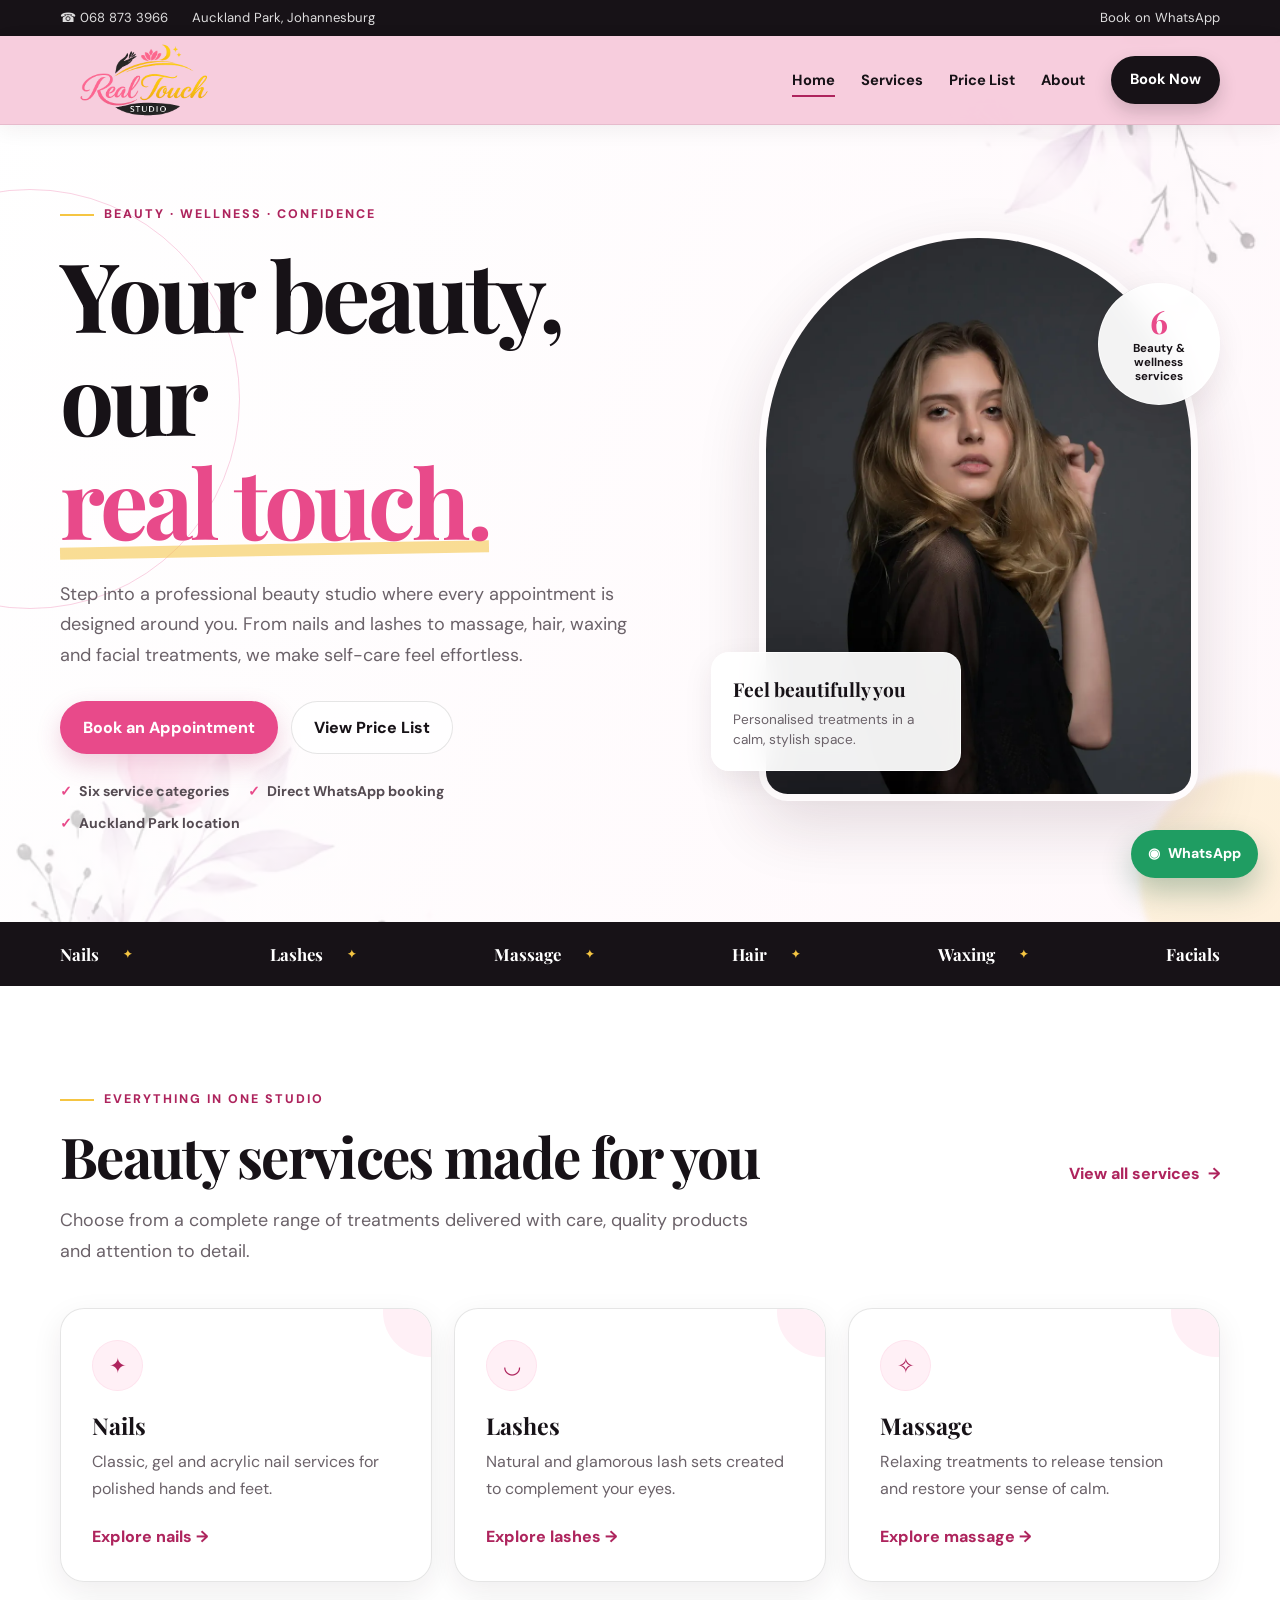
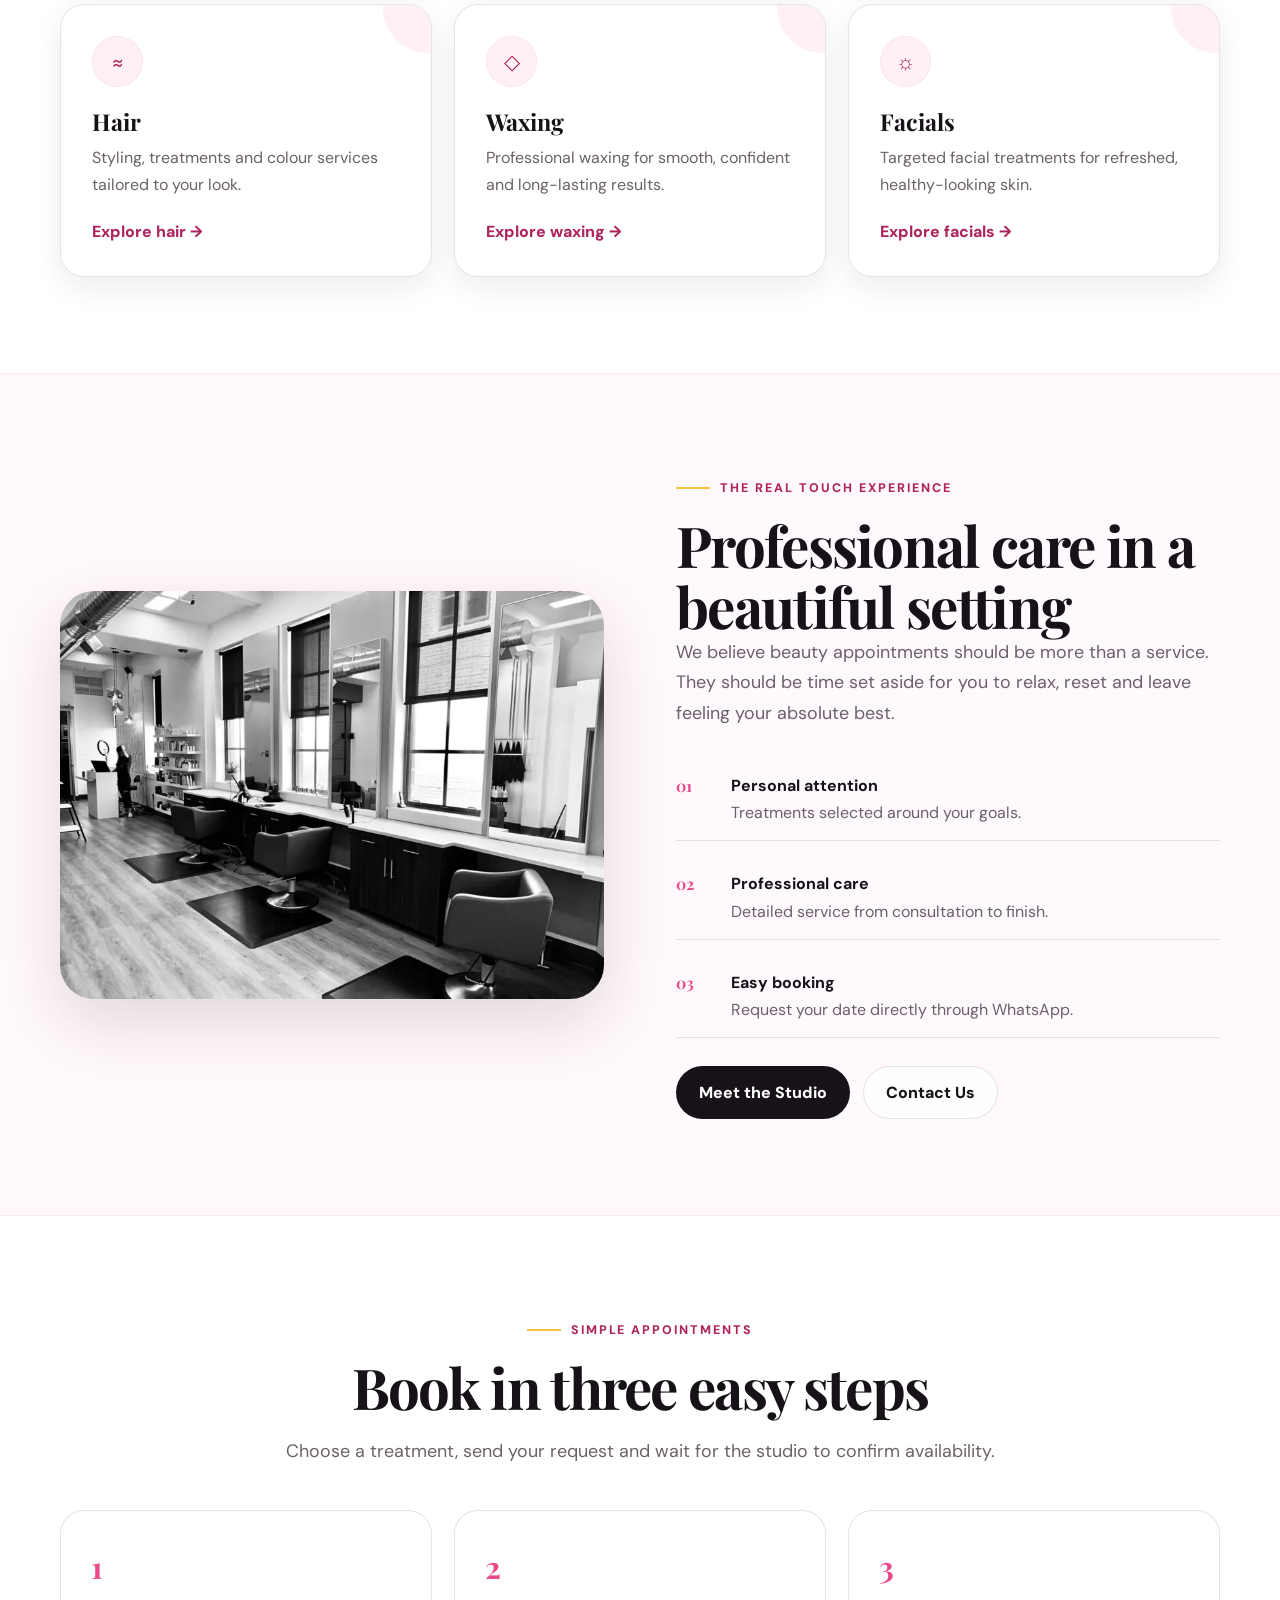
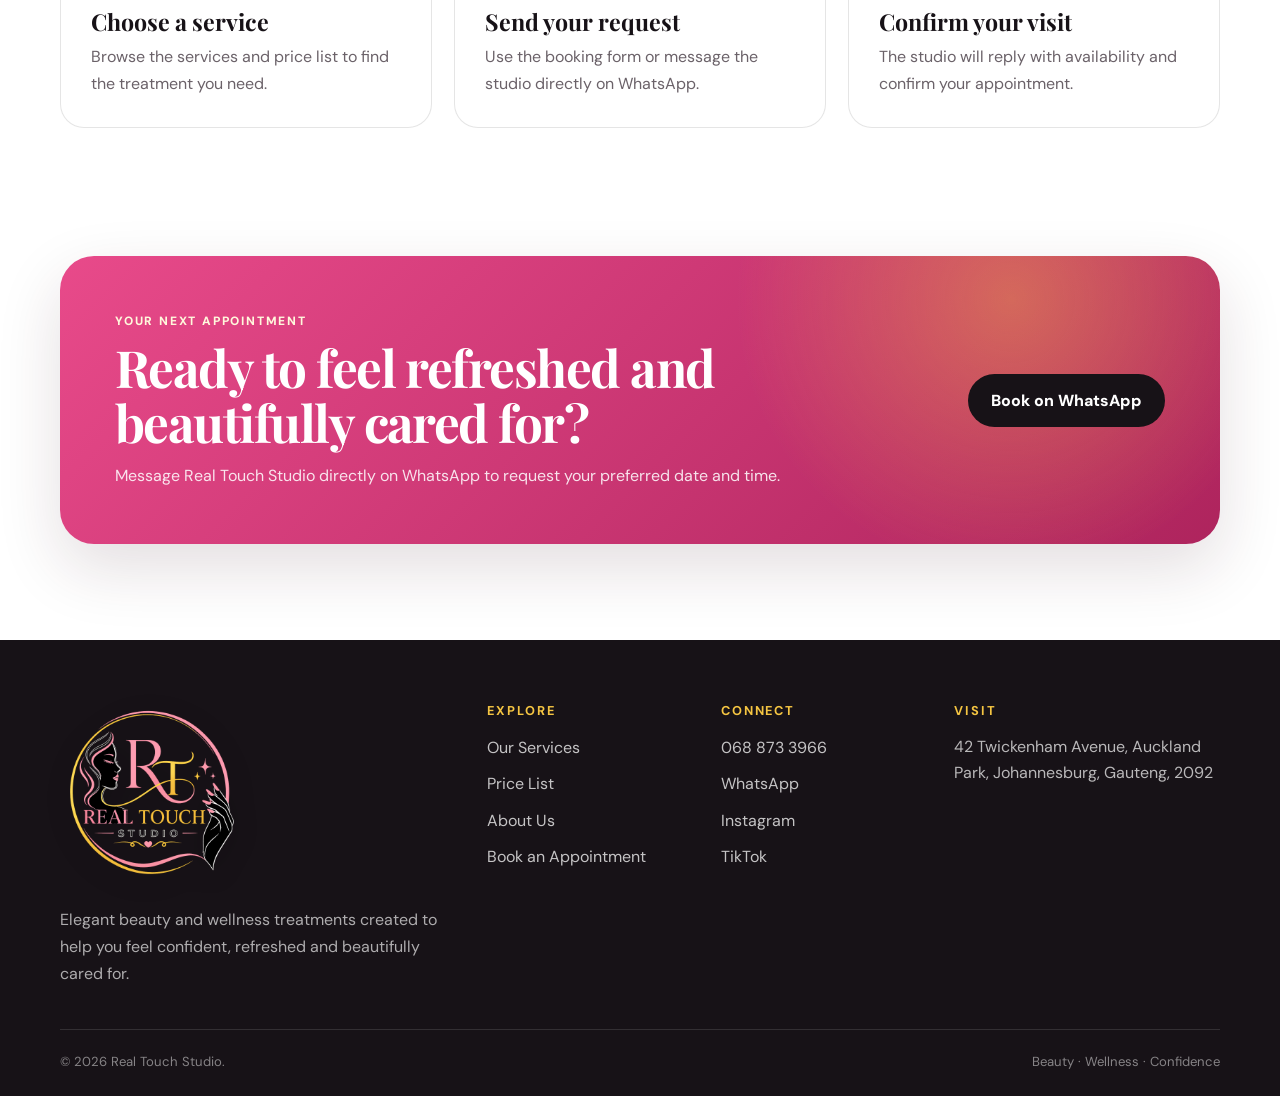
<file: index.html>
<!doctype html>
<html lang="en-ZA">
<head>
  <meta charset="utf-8">
  <meta name="viewport" content="width=device-width, initial-scale=1">
  <meta name="description" content="Professional nails, lashes, massage, hair, waxing and facial treatments at Real Touch Studio in Auckland Park, Johannesburg.">
  <meta name="theme-color" content="#f7cadb">
  <meta name="color-scheme" content="light">
  <meta name="robots" content="index, follow">
  <meta property="og:type" content="website">
  <meta property="og:site_name" content="Real Touch Studio">
  <meta property="og:title" content="Real Touch Studio | Beauty & Wellness in Auckland Park">
  <meta property="og:description" content="Professional nails, lashes, massage, hair, waxing and facial treatments at Real Touch Studio in Auckland Park, Johannesburg.">
  <meta name="twitter:card" content="summary">
  <title>Real Touch Studio | Beauty & Wellness in Auckland Park</title>
  <link rel="icon" type="image/png" href="favicon.png">
  <link rel="apple-touch-icon" href="favicon.png">
  <link rel="preconnect" href="https://fonts.googleapis.com">
  <link rel="preconnect" href="https://fonts.gstatic.com" crossorigin>
  <link href="https://fonts.googleapis.com/css2?family=DM+Sans:wght@400;500;600;700&amp;family=Playfair+Display:ital,wght@0,600;0,700;1,600;1,700&amp;display=swap" rel="stylesheet">
  <script>document.documentElement.classList.add("js");</script>
  <link rel="stylesheet" href="styles.css">
<script type="application/ld+json">{"@context": "https://schema.org", "@type": "BeautySalon", "name": "Real Touch Studio", "telephone": "+27 68 873 3966", "address": {"@type": "PostalAddress", "streetAddress": "42 Twickenham Avenue", "addressLocality": "Auckland Park", "addressRegion": "Gauteng", "postalCode": "2092", "addressCountry": "ZA"}, "sameAs": ["https://instagram.com/realtouchstudio01", "https://tiktok.com/@realtouchstudio"], "openingHoursSpecification": [{"@type": "OpeningHoursSpecification", "dayOfWeek": ["Monday", "Tuesday", "Wednesday", "Thursday", "Friday"], "opens": "09:00", "closes": "18:00"}, {"@type": "OpeningHoursSpecification", "dayOfWeek": "Saturday", "opens": "09:00", "closes": "13:00"}]}</script>
</head>
<body data-page="home">


<div class="topbar">
  <div class="container topbar-inner">
    <a href="tel:+27688733966" aria-label="Call Real Touch Studio">☎ 068 873 3966</a>
    <a class="topbar-location" href="https://www.google.com/maps/search/?api=1&amp;query=42%20Twickenham%20Avenue%2C%20Auckland%20Park%2C%20Johannesburg%2C%20Gauteng%2C%202092" target="_blank" rel="noopener">Auckland Park, Johannesburg</a>
    <a href="https://wa.me/27688733966" target="_blank" rel="noopener">Book on WhatsApp</a>
  </div>
</div>
<header class="site-header">
  <div class="container navbar">
    <a class="brand-lockup" href="index.html" aria-label="Real Touch Studio home">
      <img src="logo.png" alt="Real Touch Studio" width="340" height="300">
    </a>
    <button class="menu-toggle" type="button" aria-label="Open navigation menu" aria-controls="primary-navigation" aria-expanded="false">
      <span></span><span></span><span></span>
    </button>
    <nav aria-label="Primary navigation">
      <ul class="nav-links" id="primary-navigation">
        <li><a href="index.html" data-page="home" class="active" aria-current="page">Home</a></li><li><a href="services.html" data-page="services">Services</a></li><li><a href="pricelist.html" data-page="pricelist">Price List</a></li><li><a href="about.html" data-page="about">About</a></li>
        <li><a class="nav-cta" href="contact.html" data-page="contact">Book Now</a></li>
      </ul>
    </nav>
  </div>
</header>

<main id="main-content">
  <section class="hero">
    <div class="container hero-grid">
      <div class="hero-copy reveal">
        <div class="eyebrow">Beauty · Wellness · Confidence</div>
        <h1 class="hero-title">Your beauty, our <span>real touch.</span></h1>
        <p>Step into a professional beauty studio where every appointment is designed around you. From nails and lashes to massage, hair, waxing and facial treatments, we make self-care feel effortless.</p>
        <div class="button-row">
          <a class="btn btn-primary" href="contact.html">Book an Appointment</a>
          <a class="btn btn-light" href="pricelist.html">View Price List</a>
        </div>
        <ul class="hero-points" aria-label="Studio highlights">
          <li>Six service categories</li><li>Direct WhatsApp booking</li><li>Auckland Park location</li>
        </ul>
      </div>
      <div class="hero-visual reveal">
        <div class="hero-card">
          <img src="images/beauty-portrait.webp" alt="Elegant beauty portrait representing Real Touch Studio services" width="933" height="1400" fetchpriority="high" decoding="async">
        </div>
        <div class="floating-badge"><strong>Feel beautifully you</strong><span>Personalised treatments in a calm, stylish space.</span></div>
        <div class="mini-badge"><strong>6</strong><span>Beauty & wellness services</span></div>
      </div>
    </div>
  </section>

  <div class="highlight-strip" aria-label="Available services"><div class="container highlight-row"><span>Nails</span><span>Lashes</span><span>Massage</span><span>Hair</span><span>Waxing</span><span>Facials</span></div></div>

  <section class="section">
    <div class="container">
      <div class="section-heading"><div><div class="eyebrow">Everything in one studio</div><h2>Beauty services made for you</h2></div><a class="text-link" href="services.html">View all services <span aria-hidden="true">→</span></a></div>
      <p class="lead">Choose from a complete range of treatments delivered with care, quality products and attention to detail.</p>
      <div class="card-grid">
        <article class="service-card reveal"><div class="icon-circle">✦</div><h3>Nails</h3><p>Classic, gel and acrylic nail services for polished hands and feet.</p><a class="link-arrow" href="services.html#nails">Explore nails →</a></article>
        <article class="service-card reveal"><div class="icon-circle">◡</div><h3>Lashes</h3><p>Natural and glamorous lash sets created to complement your eyes.</p><a class="link-arrow" href="services.html#lashes">Explore lashes →</a></article>
        <article class="service-card reveal"><div class="icon-circle">✧</div><h3>Massage</h3><p>Relaxing treatments to release tension and restore your sense of calm.</p><a class="link-arrow" href="services.html#massage">Explore massage →</a></article>
        <article class="service-card reveal"><div class="icon-circle">≈</div><h3>Hair</h3><p>Styling, treatments and colour services tailored to your look.</p><a class="link-arrow" href="services.html#hair">Explore hair →</a></article>
        <article class="service-card reveal"><div class="icon-circle">◇</div><h3>Waxing</h3><p>Professional waxing for smooth, confident and long-lasting results.</p><a class="link-arrow" href="services.html#waxing">Explore waxing →</a></article>
        <article class="service-card reveal"><div class="icon-circle">☼</div><h3>Facials</h3><p>Targeted facial treatments for refreshed, healthy-looking skin.</p><a class="link-arrow" href="services.html#facials">Explore facials →</a></article>
      </div>
    </div>
  </section>

  <section class="section section-soft">
    <div class="container two-col">
      <figure class="image-frame reveal"><img src="images/salon-interior.webp" alt="Clean and professional beauty salon interior" width="800" height="600" loading="lazy" decoding="async"></figure>
      <div class="reveal">
        <div class="eyebrow">The Real Touch experience</div>
        <h2>Professional care in a beautiful setting</h2>
        <p class="lead">We believe beauty appointments should be more than a service. They should be time set aside for you to relax, reset and leave feeling your absolute best.</p>
        <div class="feature-list">
          <div><span>01</span><p><strong>Personal attention</strong> Treatments selected around your goals.</p></div>
          <div><span>02</span><p><strong>Professional care</strong> Detailed service from consultation to finish.</p></div>
          <div><span>03</span><p><strong>Easy booking</strong> Request your date directly through WhatsApp.</p></div>
        </div>
        <div class="button-row"><a class="btn btn-dark" href="about.html">Meet the Studio</a><a class="btn btn-light" href="contact.html">Contact Us</a></div>
      </div>
    </div>
  </section>

  <section class="section booking-section">
    <div class="container">
      <div class="center-heading"><div class="eyebrow">Simple appointments</div><h2>Book in three easy steps</h2><p class="lead">Choose a treatment, send your request and wait for the studio to confirm availability.</p></div>
      <div class="steps-grid">
        <article class="step-card reveal"><span>1</span><h3>Choose a service</h3><p>Browse the services and price list to find the treatment you need.</p></article>
        <article class="step-card reveal"><span>2</span><h3>Send your request</h3><p>Use the booking form or message the studio directly on WhatsApp.</p></article>
        <article class="step-card reveal"><span>3</span><h3>Confirm your visit</h3><p>The studio will reply with availability and confirm your appointment.</p></article>
      </div>
    </div>
  </section>

  <section class="section section-compact"><div class="container"><div class="cta reveal"><div><span class="cta-kicker">Your next appointment</span><h2>Ready to feel refreshed and beautifully cared for?</h2><p>Message Real Touch Studio directly on WhatsApp to request your preferred date and time.</p></div><a class="btn btn-dark" href="https://wa.me/27688733966" target="_blank" rel="noopener">Book on WhatsApp</a></div></div></section>
</main>

<footer class="site-footer">
  <div class="container">
    <div class="footer-grid">
      <div>
        <a class="footer-brand" href="index.html" aria-label="Real Touch Studio home"><img src="logo2.png" alt="Real Touch Studio" width="320" height="184" loading="lazy"></a>
        <p class="footer-copy">Elegant beauty and wellness treatments created to help you feel confident, refreshed and beautifully cared for.</p>
      </div>
      <div>
        <h2 class="footer-title">Explore</h2>
        <ul class="footer-links">
          <li><a href="services.html">Our Services</a></li>
          <li><a href="pricelist.html">Price List</a></li>
          <li><a href="about.html">About Us</a></li>
          <li><a href="contact.html">Book an Appointment</a></li>
        </ul>
      </div>
      <div>
        <h2 class="footer-title">Connect</h2>
        <ul class="footer-links">
          <li><a href="tel:+27688733966">068 873 3966</a></li>
          <li><a href="https://wa.me/27688733966" target="_blank" rel="noopener">WhatsApp</a></li>
          <li><a href="https://instagram.com/realtouchstudio01" target="_blank" rel="noopener">Instagram</a></li>
          <li><a href="https://tiktok.com/@realtouchstudio" target="_blank" rel="noopener">TikTok</a></li>
        </ul>
      </div>
      <div>
        <h2 class="footer-title">Visit</h2>
        <address class="footer-address">
          <a href="https://www.google.com/maps/search/?api=1&amp;query=42%20Twickenham%20Avenue%2C%20Auckland%20Park%2C%20Johannesburg%2C%20Gauteng%2C%202092" target="_blank" rel="noopener">42 Twickenham Avenue, Auckland Park, Johannesburg, Gauteng, 2092</a>
        </address>
      </div>
    </div>
    <div class="footer-bottom"><span>© <span class="current-year"></span> Real Touch Studio.</span><span>Beauty · Wellness · Confidence</span></div>
  </div>
</footer>
<a class="floating-whatsapp" href="https://wa.me/27688733966" target="_blank" rel="noopener" aria-label="Book with Real Touch Studio on WhatsApp"><span aria-hidden="true">◉</span><span>WhatsApp</span></a>
<script src="script.js" defer></script>
</body>
</html>
</file>
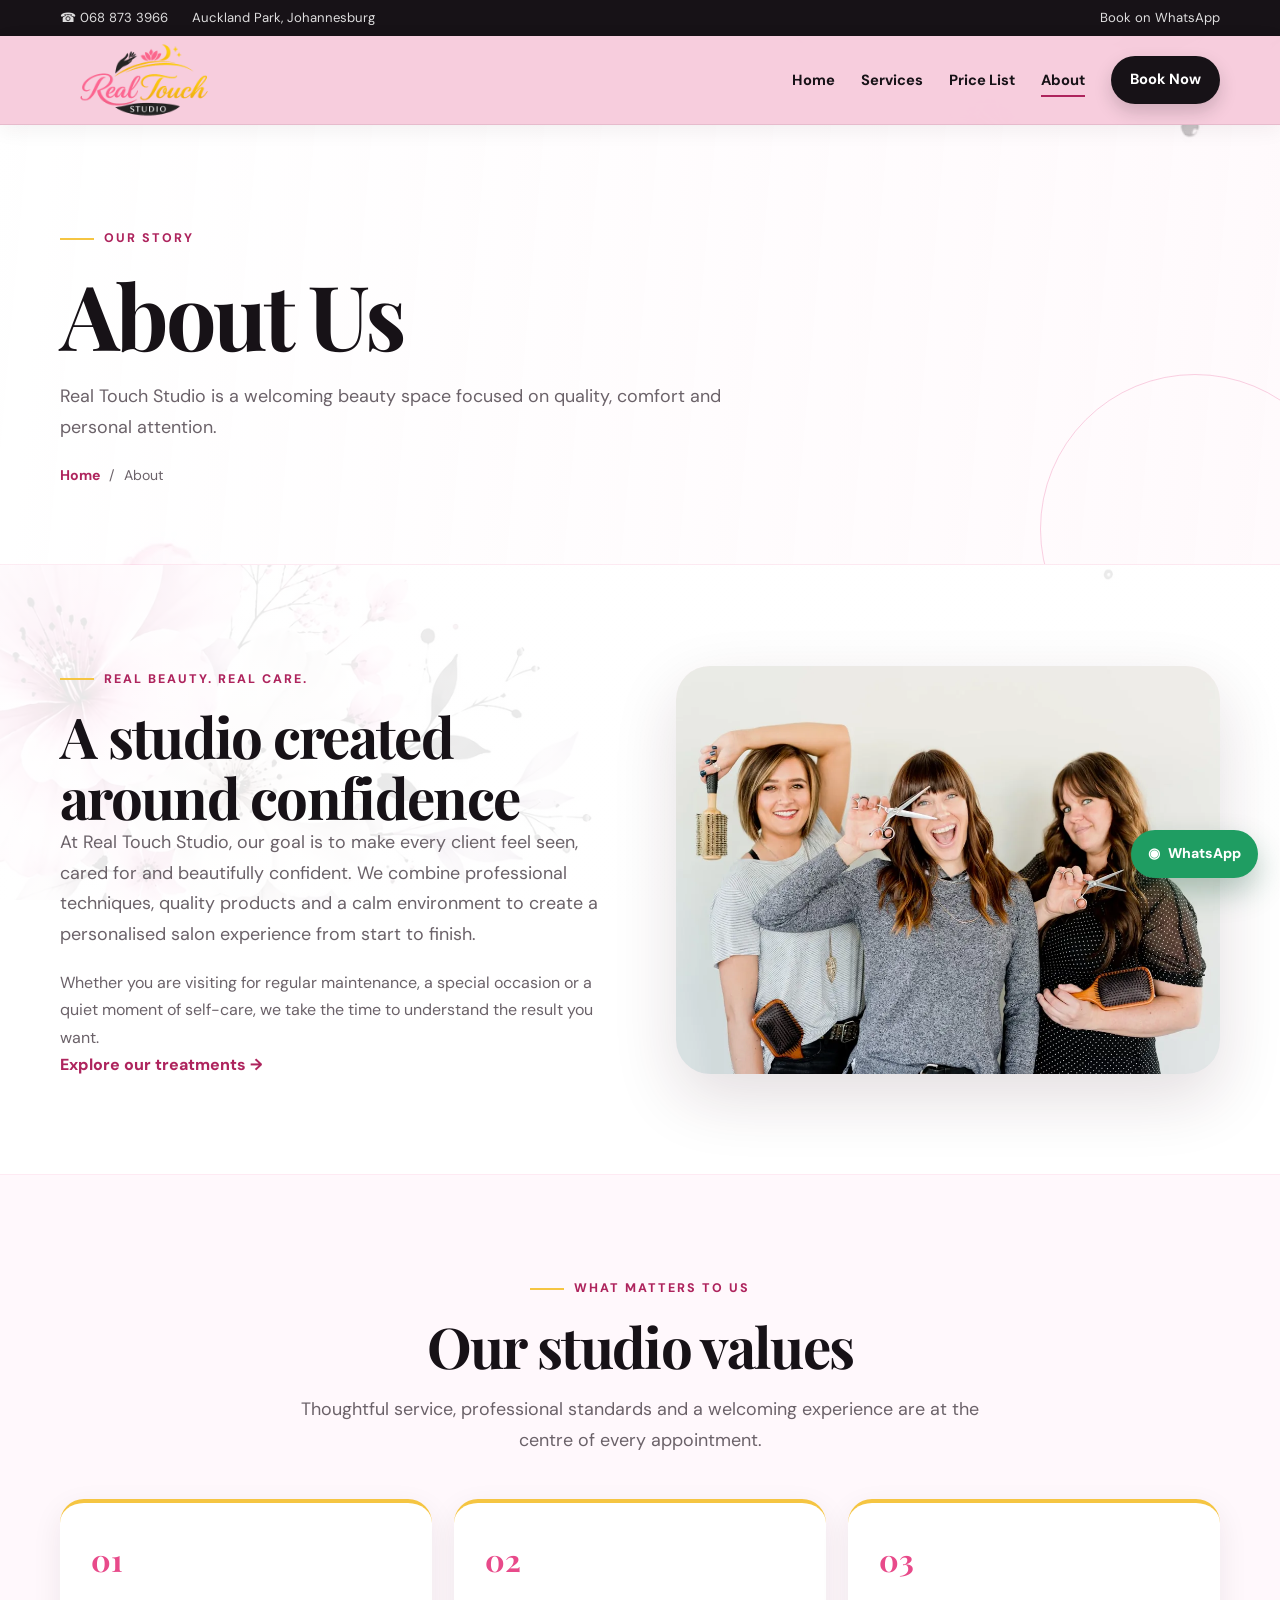
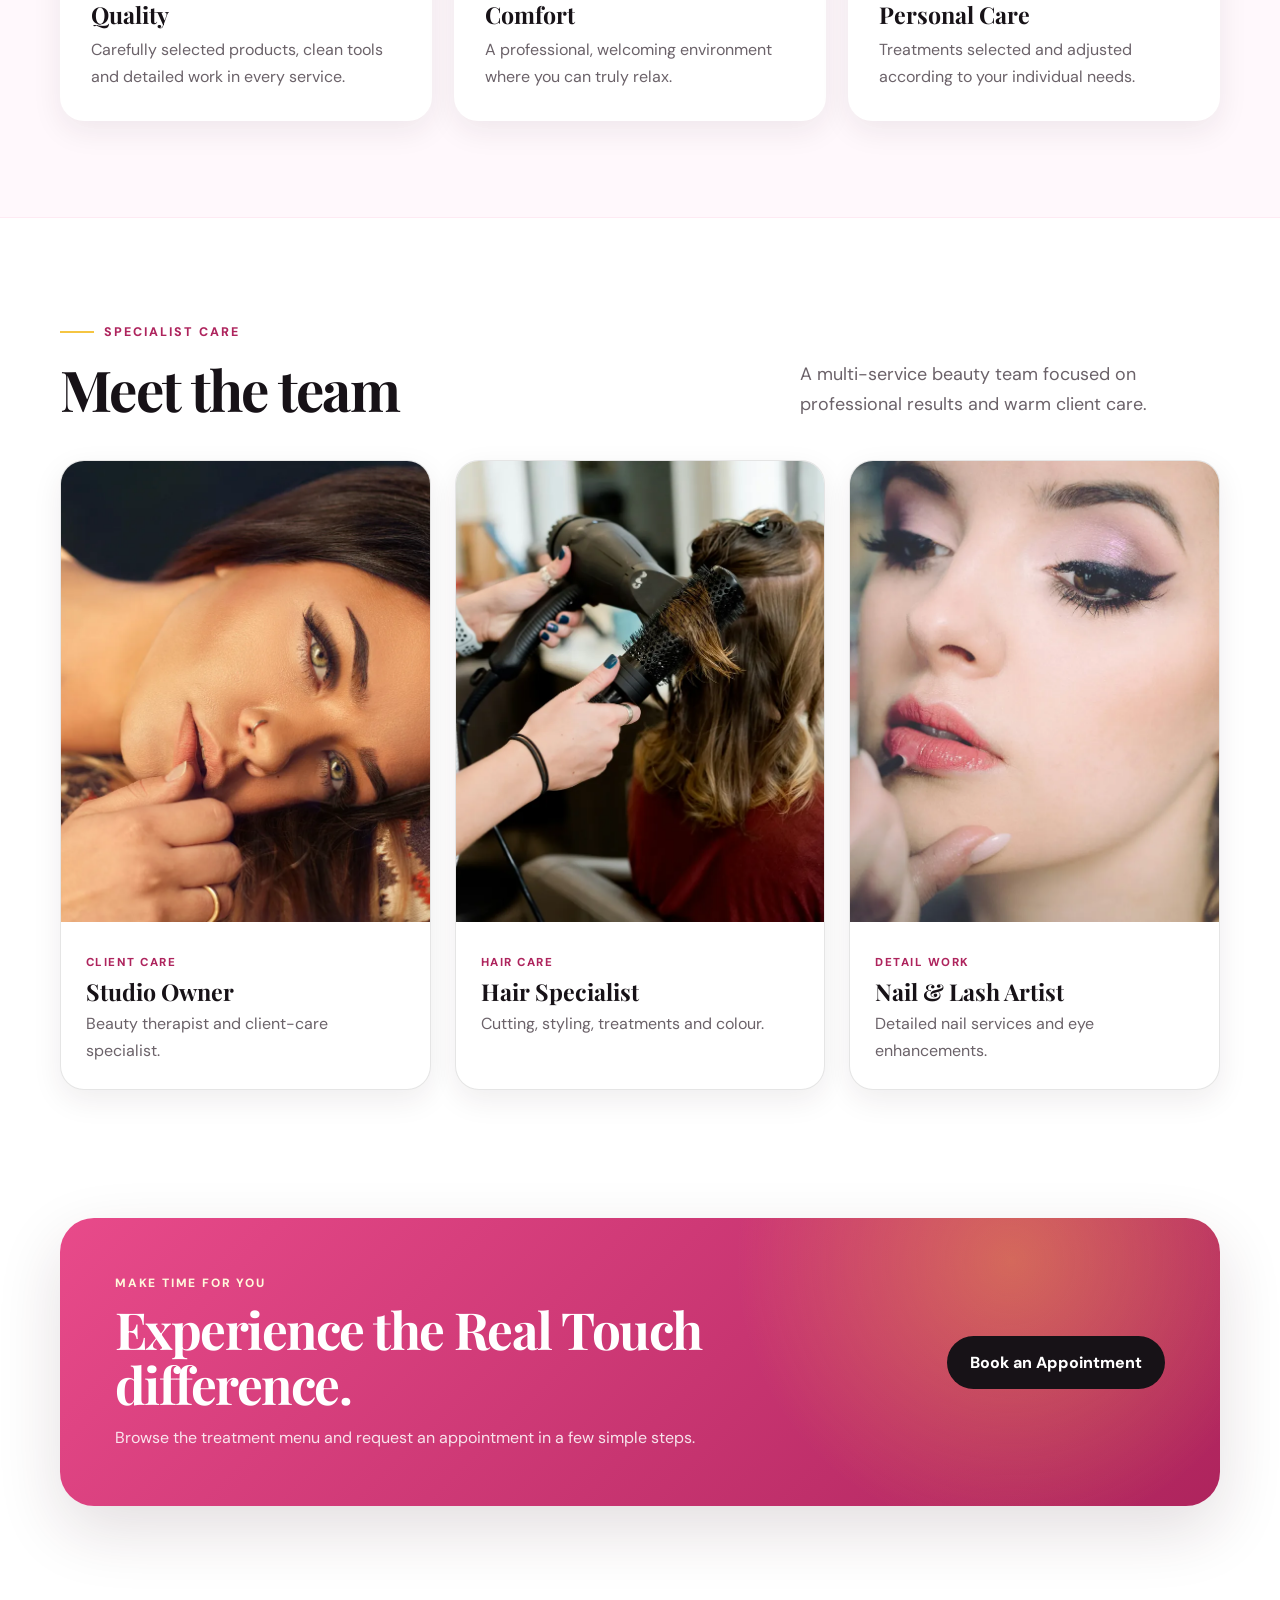
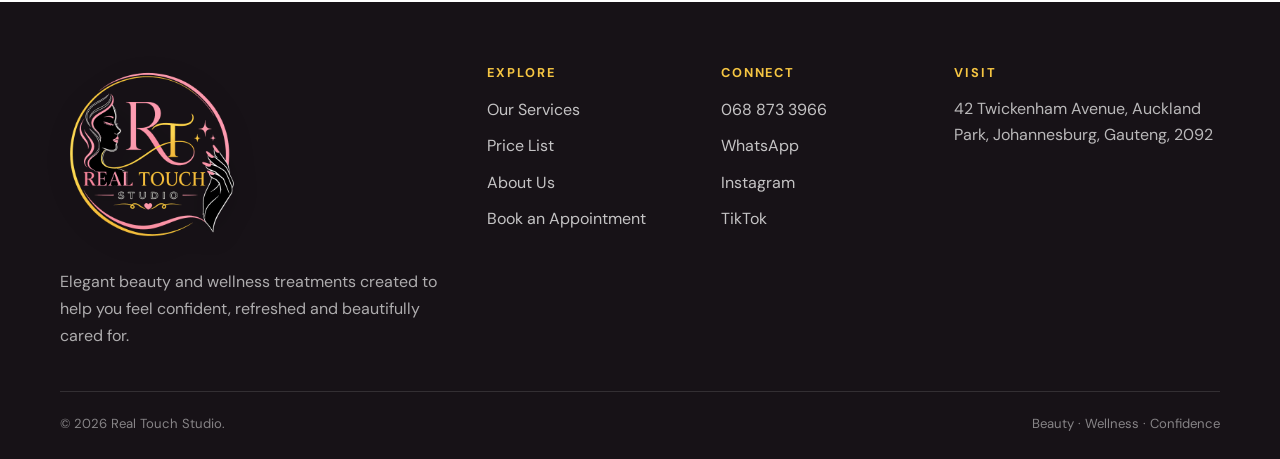
<file: about.html>
<!doctype html>
<html lang="en-ZA">
<head>
  <meta charset="utf-8">
  <meta name="viewport" content="width=device-width, initial-scale=1">
  <meta name="description" content="Learn about Real Touch Studio, our client-focused values and our professional beauty and wellness services.">
  <meta name="theme-color" content="#f7cadb">
  <meta name="color-scheme" content="light">
  <meta name="robots" content="index, follow">
  <meta property="og:type" content="website">
  <meta property="og:site_name" content="Real Touch Studio">
  <meta property="og:title" content="About Real Touch Studio | Beauty & Wellness">
  <meta property="og:description" content="Learn about Real Touch Studio, our client-focused values and our professional beauty and wellness services.">
  <meta name="twitter:card" content="summary">
  <title>About Real Touch Studio | Beauty & Wellness</title>
  <link rel="icon" type="image/png" href="favicon.png">
  <link rel="apple-touch-icon" href="favicon.png">
  <link rel="preconnect" href="https://fonts.googleapis.com">
  <link rel="preconnect" href="https://fonts.gstatic.com" crossorigin>
  <link href="https://fonts.googleapis.com/css2?family=DM+Sans:wght@400;500;600;700&amp;family=Playfair+Display:ital,wght@0,600;0,700;1,600;1,700&amp;display=swap" rel="stylesheet">
  <script>document.documentElement.classList.add("js");</script>
  <link rel="stylesheet" href="styles.css">
</head>
<body data-page="about">
<a class="skip-link" href="#main-content">Skip to main content</a>

<div class="topbar">
  <div class="container topbar-inner">
    <a href="tel:+27688733966" aria-label="Call Real Touch Studio">☎ 068 873 3966</a>
    <a class="topbar-location" href="https://www.google.com/maps/search/?api=1&amp;query=42%20Twickenham%20Avenue%2C%20Auckland%20Park%2C%20Johannesburg%2C%20Gauteng%2C%202092" target="_blank" rel="noopener">Auckland Park, Johannesburg</a>
    <a href="https://wa.me/27688733966" target="_blank" rel="noopener">Book on WhatsApp</a>
  </div>
</div>
<header class="site-header">
  <div class="container navbar">
    <a class="brand-lockup" href="index.html" aria-label="Real Touch Studio home">
      <img src="logo.webp" alt="Real Touch Studio" width="320" height="184">
    </a>
    <button class="menu-toggle" type="button" aria-label="Open navigation menu" aria-controls="primary-navigation" aria-expanded="false">
      <span></span><span></span><span></span>
    </button>
    <nav aria-label="Primary navigation">
      <ul class="nav-links" id="primary-navigation">
        <li><a href="index.html" data-page="home">Home</a></li><li><a href="services.html" data-page="services">Services</a></li><li><a href="pricelist.html" data-page="pricelist">Price List</a></li><li><a href="about.html" data-page="about" class="active" aria-current="page">About</a></li>
        <li><a class="nav-cta" href="contact.html" data-page="contact">Book Now</a></li>
      </ul>
    </nav>
  </div>
</header>

<main id="main-content">
  <section class="page-hero">
  <div class="container page-hero-content reveal">
    <div class="eyebrow">Our story</div>
    <h1>About Us</h1>
    <p class="lead">Real Touch Studio is a welcoming beauty space focused on quality, comfort and personal attention.</p>
    <nav class="breadcrumb" aria-label="Breadcrumb"><a href="index.html">Home</a><span aria-hidden="true">/</span><span>About</span></nav>
  </div>
</section>
  <section class="section"><div class="container two-col"><div class="reveal"><div class="eyebrow">Real beauty. Real care.</div><h2>A studio created around confidence</h2><p class="lead">At Real Touch Studio, our goal is to make every client feel seen, cared for and beautifully confident. We combine professional techniques, quality products and a calm environment to create a personalised salon experience from start to finish.</p><p class="body-copy">Whether you are visiting for regular maintenance, a special occasion or a quiet moment of self-care, we take the time to understand the result you want.</p><a class="text-link" href="services.html">Explore our treatments →</a></div><figure class="image-frame reveal"><img src="images/studio-team.webp" alt="Friendly beauty professionals at a studio" width="1200" height="801" loading="lazy" decoding="async"></figure></div></section>
  <section class="section section-soft"><div class="container"><div class="center-heading"><div class="eyebrow">What matters to us</div><h2>Our studio values</h2><p class="lead">Thoughtful service, professional standards and a welcoming experience are at the centre of every appointment.</p></div><div class="values"><article class="value reveal"><span>01</span><h3>Quality</h3><p>Carefully selected products, clean tools and detailed work in every service.</p></article><article class="value reveal"><span>02</span><h3>Comfort</h3><p>A professional, welcoming environment where you can truly relax.</p></article><article class="value reveal"><span>03</span><h3>Personal Care</h3><p>Treatments selected and adjusted according to your individual needs.</p></article></div></div></section>
  <section class="section"><div class="container"><div class="section-heading"><div><div class="eyebrow">Specialist care</div><h2>Meet the team</h2></div><p class="lead compact-lead">A multi-service beauty team focused on professional results and warm client care.</p></div><div class="team-grid"><article class="team-card reveal"><img class="team-photo team-photo-owner" src="images/beauty-model.webp" alt="Beauty professional representing the studio owner" width="1400" height="933" loading="lazy" decoding="async"><div class="team-content"><span>Client care</span><h3>Studio Owner</h3><p>Beauty therapist and client-care specialist.</p></div></article><article class="team-card reveal"><img class="team-photo team-photo-hair" src="images/hair-styling.webp" alt="Professional hair styling service" width="1400" height="935" loading="lazy" decoding="async"><div class="team-content"><span>Hair care</span><h3>Hair Specialist</h3><p>Cutting, styling, treatments and colour.</p></div></article><article class="team-card reveal"><img class="team-photo team-photo-detail" src="images/makeup-treatment.webp" alt="Detailed beauty and makeup service" width="1400" height="933" loading="lazy" decoding="async"><div class="team-content"><span>Detail work</span><h3>Nail & Lash Artist</h3><p>Detailed nail services and eye enhancements.</p></div></article></div></div></section>
  <section class="section section-compact"><div class="container"><div class="cta reveal"><div><span class="cta-kicker">Make time for you</span><h2>Experience the Real Touch difference.</h2><p>Browse the treatment menu and request an appointment in a few simple steps.</p></div><a class="btn btn-dark" href="contact.html">Book an Appointment</a></div></div></section>
</main>

<footer class="site-footer">
  <div class="container">
    <div class="footer-grid">
      <div>
        <a class="footer-brand" href="index.html" aria-label="Real Touch Studio home"><img src="logo2.png" alt="Real Touch Studio" width="320" height="184" loading="lazy"></a>
        <p class="footer-copy">Elegant beauty and wellness treatments created to help you feel confident, refreshed and beautifully cared for.</p>
      </div>
      <div>
        <h2 class="footer-title">Explore</h2>
        <ul class="footer-links">
          <li><a href="services.html">Our Services</a></li>
          <li><a href="pricelist.html">Price List</a></li>
          <li><a href="about.html">About Us</a></li>
          <li><a href="contact.html">Book an Appointment</a></li>
        </ul>
      </div>
      <div>
        <h2 class="footer-title">Connect</h2>
        <ul class="footer-links">
          <li><a href="tel:+27688733966">068 873 3966</a></li>
          <li><a href="https://wa.me/27688733966" target="_blank" rel="noopener">WhatsApp</a></li>
          <li><a href="https://instagram.com/realtouchstudio01" target="_blank" rel="noopener">Instagram</a></li>
          <li><a href="https://tiktok.com/@realtouchstudio" target="_blank" rel="noopener">TikTok</a></li>
        </ul>
      </div>
      <div>
        <h2 class="footer-title">Visit</h2>
        <address class="footer-address">
          <a href="https://www.google.com/maps/search/?api=1&amp;query=42%20Twickenham%20Avenue%2C%20Auckland%20Park%2C%20Johannesburg%2C%20Gauteng%2C%202092" target="_blank" rel="noopener">42 Twickenham Avenue, Auckland Park, Johannesburg, Gauteng, 2092</a>
        </address>
      </div>
    </div>
    <div class="footer-bottom"><span>© <span class="current-year"></span> Real Touch Studio.</span><span>Beauty · Wellness · Confidence</span></div>
  </div>
</footer>
<a class="floating-whatsapp" href="https://wa.me/27688733966" target="_blank" rel="noopener" aria-label="Book with Real Touch Studio on WhatsApp"><span aria-hidden="true">◉</span><span>WhatsApp</span></a>
<script src="script.js" defer></script>
</body>
</html>
</file>
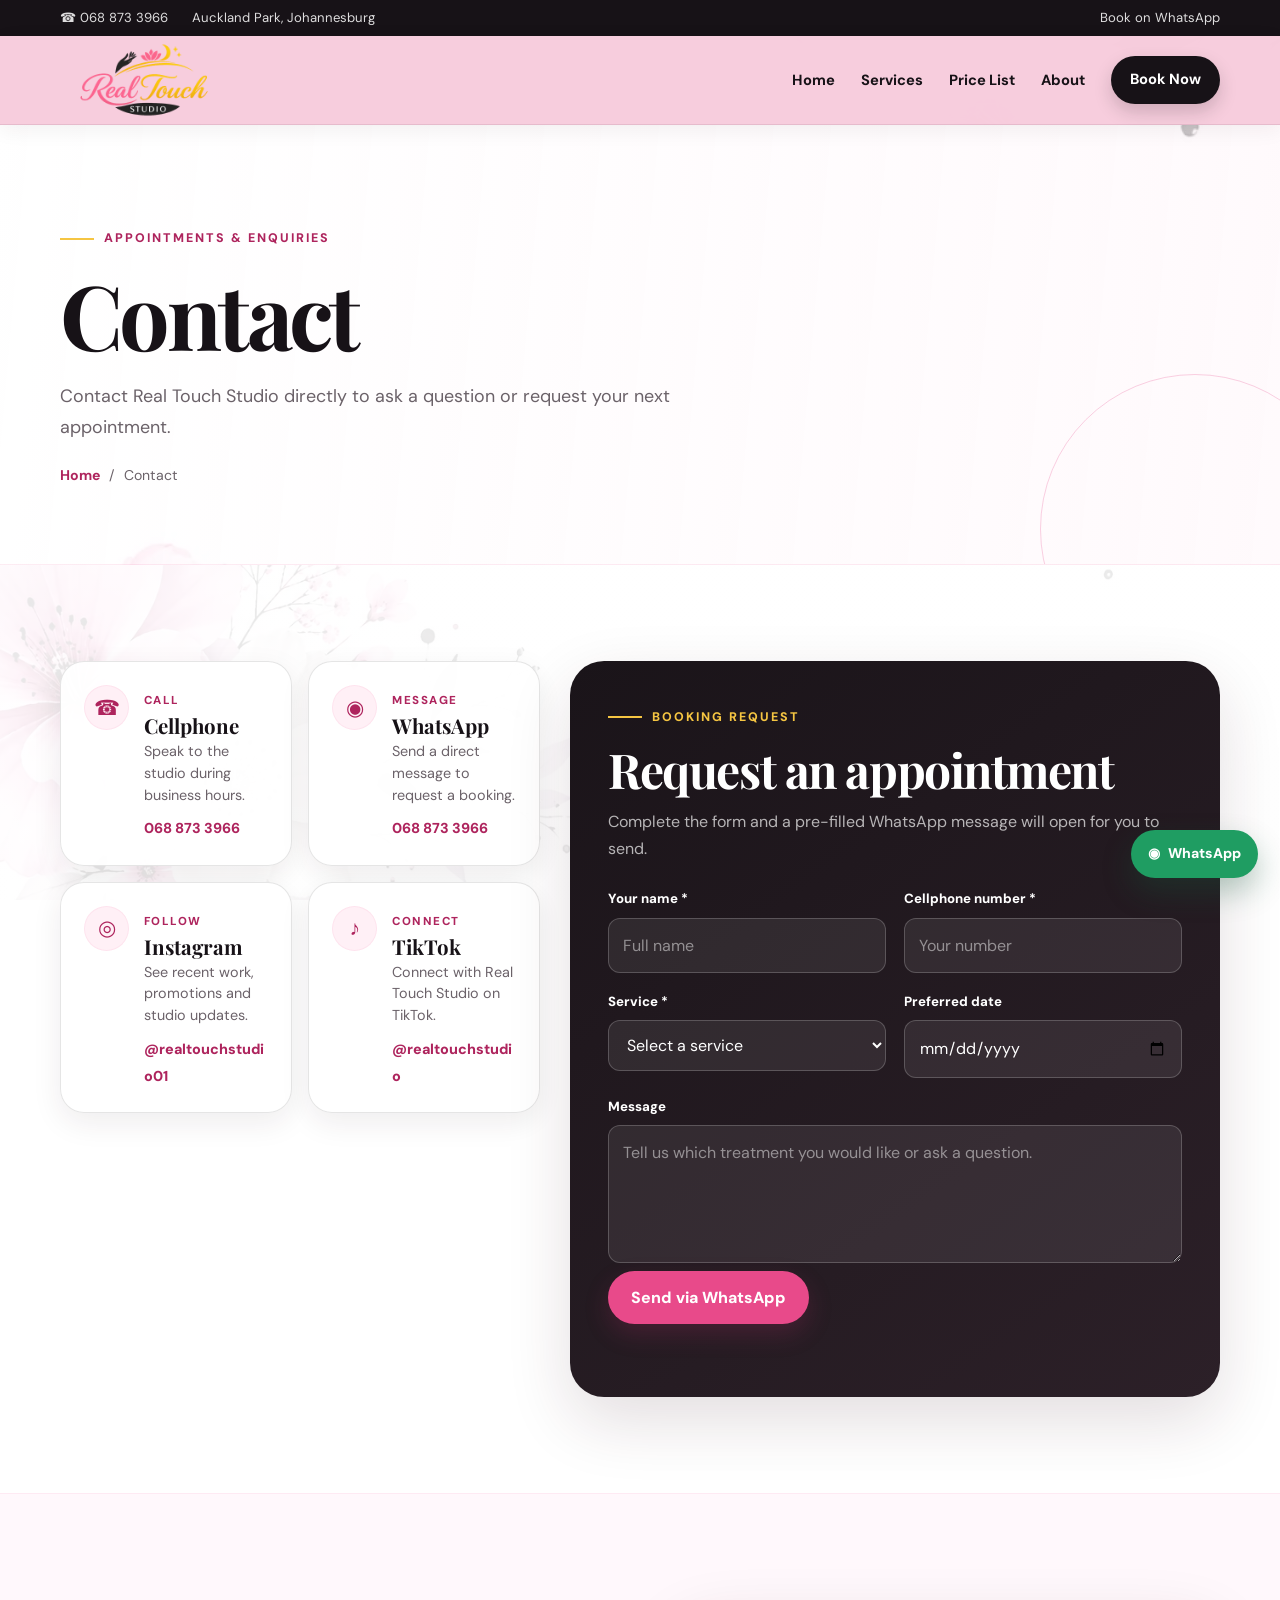
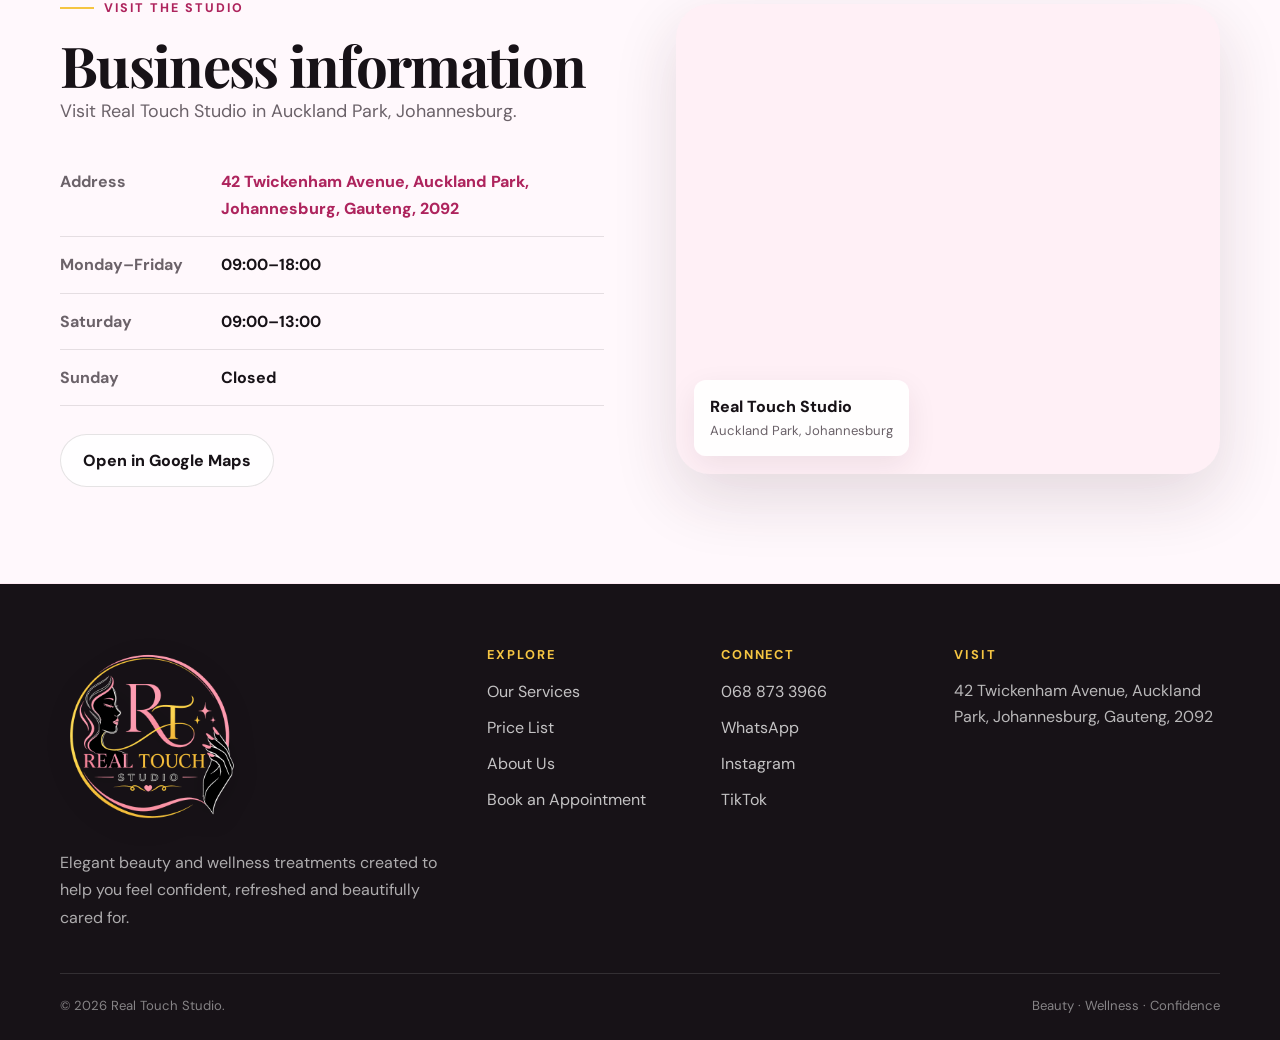
<file: contact.html>
<!doctype html>
<html lang="en-ZA">
<head>
  <meta charset="utf-8">
  <meta name="viewport" content="width=device-width, initial-scale=1">
  <meta name="description" content="Call, WhatsApp or visit Real Touch Studio in Auckland Park, Johannesburg to request a beauty or wellness appointment.">
  <meta name="theme-color" content="#f7cadb">
  <meta name="color-scheme" content="light">
  <meta name="robots" content="index, follow">
  <meta property="og:type" content="website">
  <meta property="og:site_name" content="Real Touch Studio">
  <meta property="og:title" content="Book an Appointment | Real Touch Studio">
  <meta property="og:description" content="Call, WhatsApp or visit Real Touch Studio in Auckland Park, Johannesburg to request a beauty or wellness appointment.">
  <meta name="twitter:card" content="summary">
  <title>Book an Appointment | Real Touch Studio</title>
  <link rel="icon" type="image/png" href="favicon.png">
  <link rel="apple-touch-icon" href="favicon.png">
  <link rel="preconnect" href="https://fonts.googleapis.com">
  <link rel="preconnect" href="https://fonts.gstatic.com" crossorigin>
  <link href="https://fonts.googleapis.com/css2?family=DM+Sans:wght@400;500;600;700&amp;family=Playfair+Display:ital,wght@0,600;0,700;1,600;1,700&amp;display=swap" rel="stylesheet">
  <script>document.documentElement.classList.add("js");</script>
  <link rel="stylesheet" href="styles.css">
</head>
<body data-page="contact">
<a class="skip-link" href="#main-content">Skip to main content</a>

<div class="topbar">
  <div class="container topbar-inner">
    <a href="tel:+27688733966" aria-label="Call Real Touch Studio">☎ 068 873 3966</a>
    <a class="topbar-location" href="https://www.google.com/maps/search/?api=1&amp;query=42%20Twickenham%20Avenue%2C%20Auckland%20Park%2C%20Johannesburg%2C%20Gauteng%2C%202092" target="_blank" rel="noopener">Auckland Park, Johannesburg</a>
    <a href="https://wa.me/27688733966" target="_blank" rel="noopener">Book on WhatsApp</a>
  </div>
</div>
<header class="site-header">
  <div class="container navbar">
    <a class="brand-lockup" href="index.html" aria-label="Real Touch Studio home">
      <img src="logo.webp" alt="Real Touch Studio" width="320" height="184">
    </a>
    <button class="menu-toggle" type="button" aria-label="Open navigation menu" aria-controls="primary-navigation" aria-expanded="false">
      <span></span><span></span><span></span>
    </button>
    <nav aria-label="Primary navigation">
      <ul class="nav-links" id="primary-navigation">
        <li><a href="index.html" data-page="home">Home</a></li><li><a href="services.html" data-page="services">Services</a></li><li><a href="pricelist.html" data-page="pricelist">Price List</a></li><li><a href="about.html" data-page="about">About</a></li>
        <li><a class="nav-cta active" href="contact.html" data-page="contact" aria-current="page">Book Now</a></li>
      </ul>
    </nav>
  </div>
</header>

<main id="main-content">
  <section class="page-hero">
  <div class="container page-hero-content reveal">
    <div class="eyebrow">Appointments & enquiries</div>
    <h1>Contact</h1>
    <p class="lead">Contact Real Touch Studio directly to ask a question or request your next appointment.</p>
    <nav class="breadcrumb" aria-label="Breadcrumb"><a href="index.html">Home</a><span aria-hidden="true">/</span><span>Contact</span></nav>
  </div>
</section>
  <section class="section"><div class="container"><div class="contact-grid"><div class="contact-stack"><article class="contact-card reveal"><div class="icon-circle">☎</div><div><span class="contact-label">Call</span><h2>Cellphone</h2><p>Speak to the studio during business hours.</p><a href="tel:+27688733966">068 873 3966</a></div></article><article class="contact-card reveal"><div class="icon-circle">◉</div><div><span class="contact-label">Message</span><h2>WhatsApp</h2><p>Send a direct message to request a booking.</p><a href="https://wa.me/27688733966" target="_blank" rel="noopener">068 873 3966</a></div></article><article class="contact-card reveal"><div class="icon-circle">◎</div><div><span class="contact-label">Follow</span><h2>Instagram</h2><p>See recent work, promotions and studio updates.</p><a href="https://instagram.com/realtouchstudio01" target="_blank" rel="noopener">@realtouchstudio01</a></div></article><article class="contact-card reveal"><div class="icon-circle">♪</div><div><span class="contact-label">Connect</span><h2>TikTok</h2><p>Connect with Real Touch Studio on TikTok.</p><a href="https://tiktok.com/@realtouchstudio" target="_blank" rel="noopener">@realtouchstudio</a></div></article></div>
  <form class="contact-form reveal" id="contactForm" novalidate><div class="eyebrow eyebrow-light">Booking request</div><h2>Request an appointment</h2><p class="form-intro">Complete the form and a pre-filled WhatsApp message will open for you to send.</p><div class="form-grid"><div class="form-group"><label for="name">Your name <span aria-hidden="true">*</span></label><input id="name" name="name" type="text" autocomplete="name" required minlength="2" placeholder="Full name"></div><div class="form-group"><label for="phone">Cellphone number <span aria-hidden="true">*</span></label><input id="phone" name="phone" type="tel" autocomplete="tel" inputmode="tel" required placeholder="Your number"></div><div class="form-group"><label for="service">Service <span aria-hidden="true">*</span></label><select id="service" name="service" required><option value="">Select a service</option><option>Nails</option><option>Lashes</option><option>Massage</option><option>Hair</option><option>Waxing</option><option>Facial treatment</option></select></div><div class="form-group"><label for="date">Preferred date</label><input id="date" name="date" type="date"></div><div class="form-group full"><label for="message">Message</label><textarea id="message" name="message" placeholder="Tell us which treatment you would like or ask a question."></textarea></div></div><button class="btn btn-primary" type="submit">Send via WhatsApp</button><p class="form-status" id="formStatus" role="status" aria-live="polite"></p></form></div></div></section>
  <section class="section section-soft"><div class="container two-col"><div class="reveal"><div class="eyebrow">Visit the studio</div><h2>Business information</h2><p class="lead">Visit Real Touch Studio in Auckland Park, Johannesburg.</p><div class="business-details"><div><span>Address</span><a href="https://www.google.com/maps/search/?api=1&amp;query=42%20Twickenham%20Avenue%2C%20Auckland%20Park%2C%20Johannesburg%2C%20Gauteng%2C%202092" target="_blank" rel="noopener">42 Twickenham Avenue, Auckland Park, Johannesburg, Gauteng, 2092</a></div><div><span>Monday–Friday</span><strong>09:00–18:00</strong></div><div><span>Saturday</span><strong>09:00–13:00</strong></div><div><span>Sunday</span><strong>Closed</strong></div></div><a class="btn btn-light" href="https://www.google.com/maps/search/?api=1&amp;query=42%20Twickenham%20Avenue%2C%20Auckland%20Park%2C%20Johannesburg%2C%20Gauteng%2C%202092" target="_blank" rel="noopener">Open in Google Maps</a></div><div class="map-embed reveal"><iframe title="Google Maps location for Real Touch Studio" src="https://maps.google.com/maps?hl=en&amp;q=42%20Twickenham%20Avenue%2C%20Auckland%20Park%2C%20Johannesburg%2C%20Gauteng%2C%202092&amp;z=16&amp;output=embed" loading="lazy" allowfullscreen referrerpolicy="no-referrer-when-downgrade"></iframe><div class="map-fallback"><span>Real Touch Studio</span><p>Auckland Park, Johannesburg</p></div></div></div></section>
</main>

<footer class="site-footer">
  <div class="container">
    <div class="footer-grid">
      <div>
        <a class="footer-brand" href="index.html" aria-label="Real Touch Studio home"><img src="logo2.png" alt="Real Touch Studio" width="320" height="184" loading="lazy"></a>
        <p class="footer-copy">Elegant beauty and wellness treatments created to help you feel confident, refreshed and beautifully cared for.</p>
      </div>
      <div>
        <h2 class="footer-title">Explore</h2>
        <ul class="footer-links">
          <li><a href="services.html">Our Services</a></li>
          <li><a href="pricelist.html">Price List</a></li>
          <li><a href="about.html">About Us</a></li>
          <li><a href="contact.html">Book an Appointment</a></li>
        </ul>
      </div>
      <div>
        <h2 class="footer-title">Connect</h2>
        <ul class="footer-links">
          <li><a href="tel:+27688733966">068 873 3966</a></li>
          <li><a href="https://wa.me/27688733966" target="_blank" rel="noopener">WhatsApp</a></li>
          <li><a href="https://instagram.com/realtouchstudio01" target="_blank" rel="noopener">Instagram</a></li>
          <li><a href="https://tiktok.com/@realtouchstudio" target="_blank" rel="noopener">TikTok</a></li>
        </ul>
      </div>
      <div>
        <h2 class="footer-title">Visit</h2>
        <address class="footer-address">
          <a href="https://www.google.com/maps/search/?api=1&amp;query=42%20Twickenham%20Avenue%2C%20Auckland%20Park%2C%20Johannesburg%2C%20Gauteng%2C%202092" target="_blank" rel="noopener">42 Twickenham Avenue, Auckland Park, Johannesburg, Gauteng, 2092</a>
        </address>
      </div>
    </div>
    <div class="footer-bottom"><span>© <span class="current-year"></span> Real Touch Studio.</span><span>Beauty · Wellness · Confidence</span></div>
  </div>
</footer>
<a class="floating-whatsapp" href="https://wa.me/27688733966" target="_blank" rel="noopener" aria-label="Book with Real Touch Studio on WhatsApp"><span aria-hidden="true">◉</span><span>WhatsApp</span></a>
<script src="script.js" defer></script>
</body>
</html>
</file>
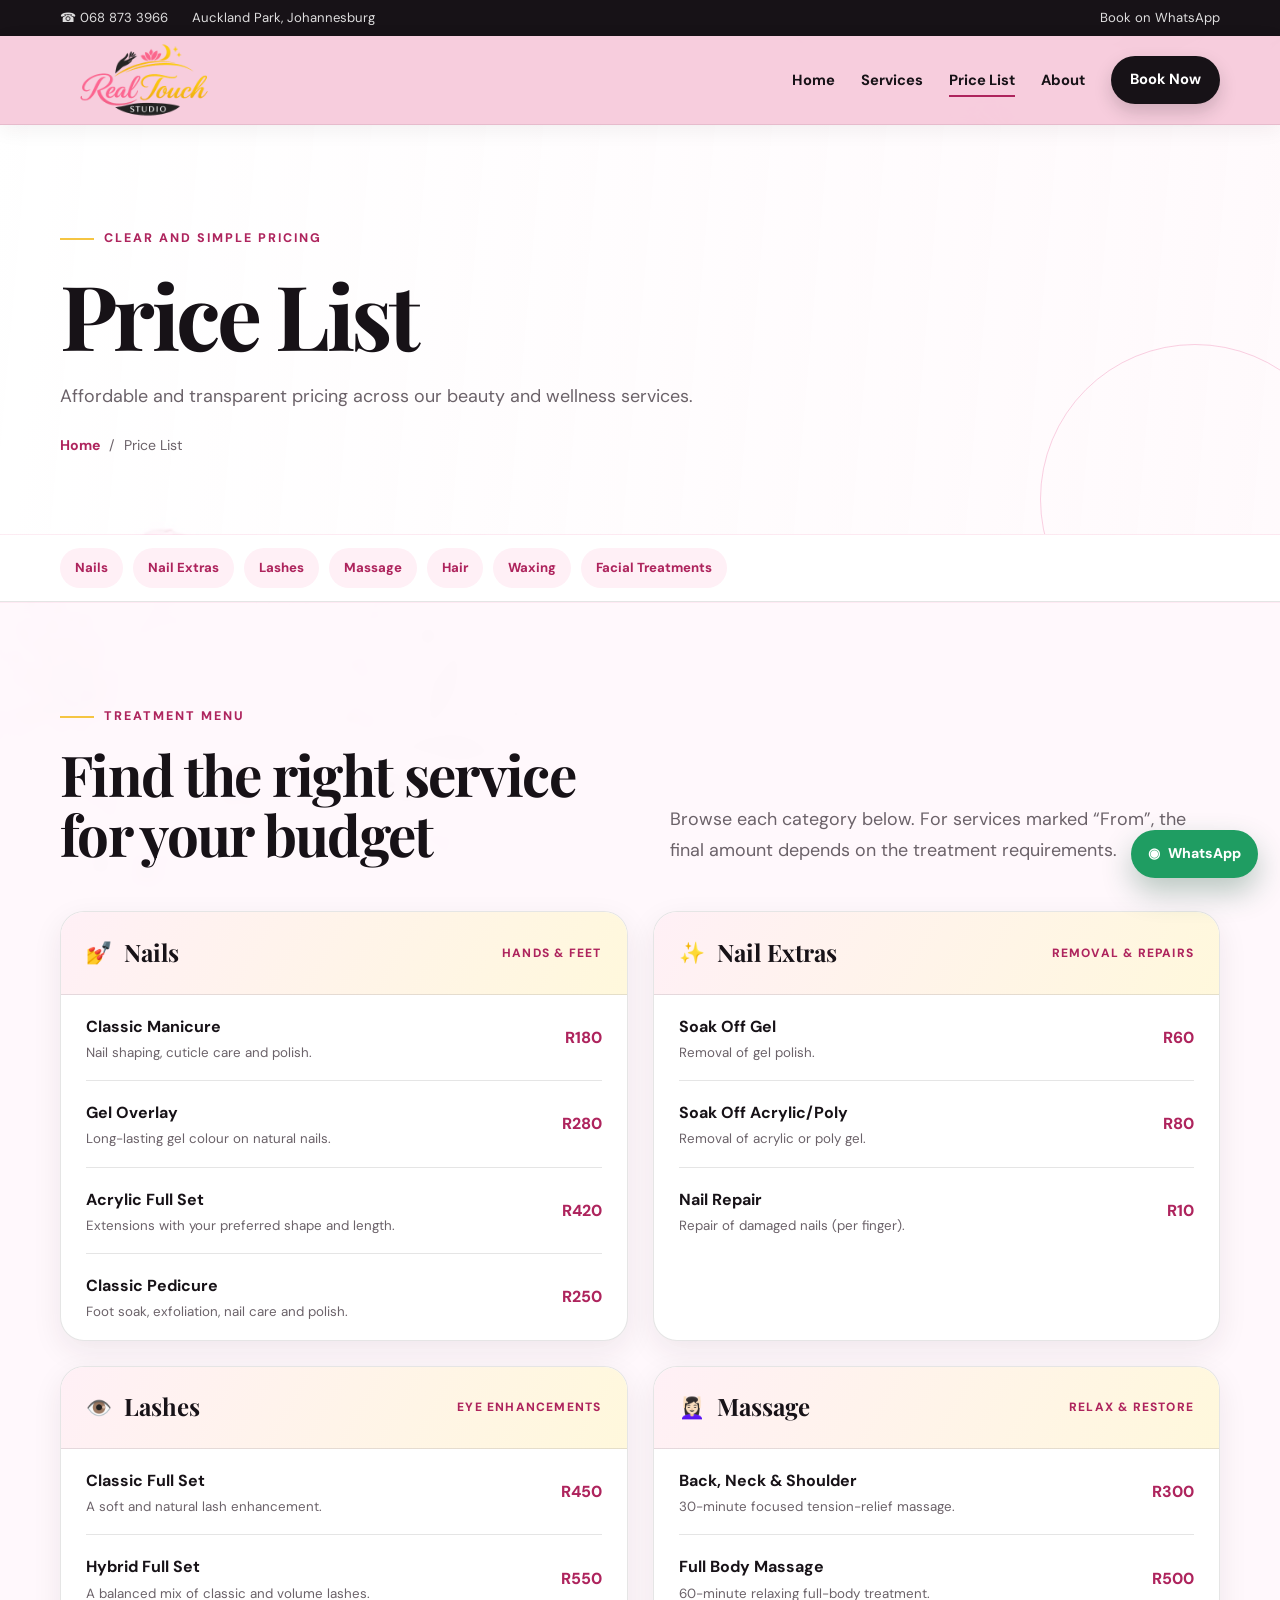
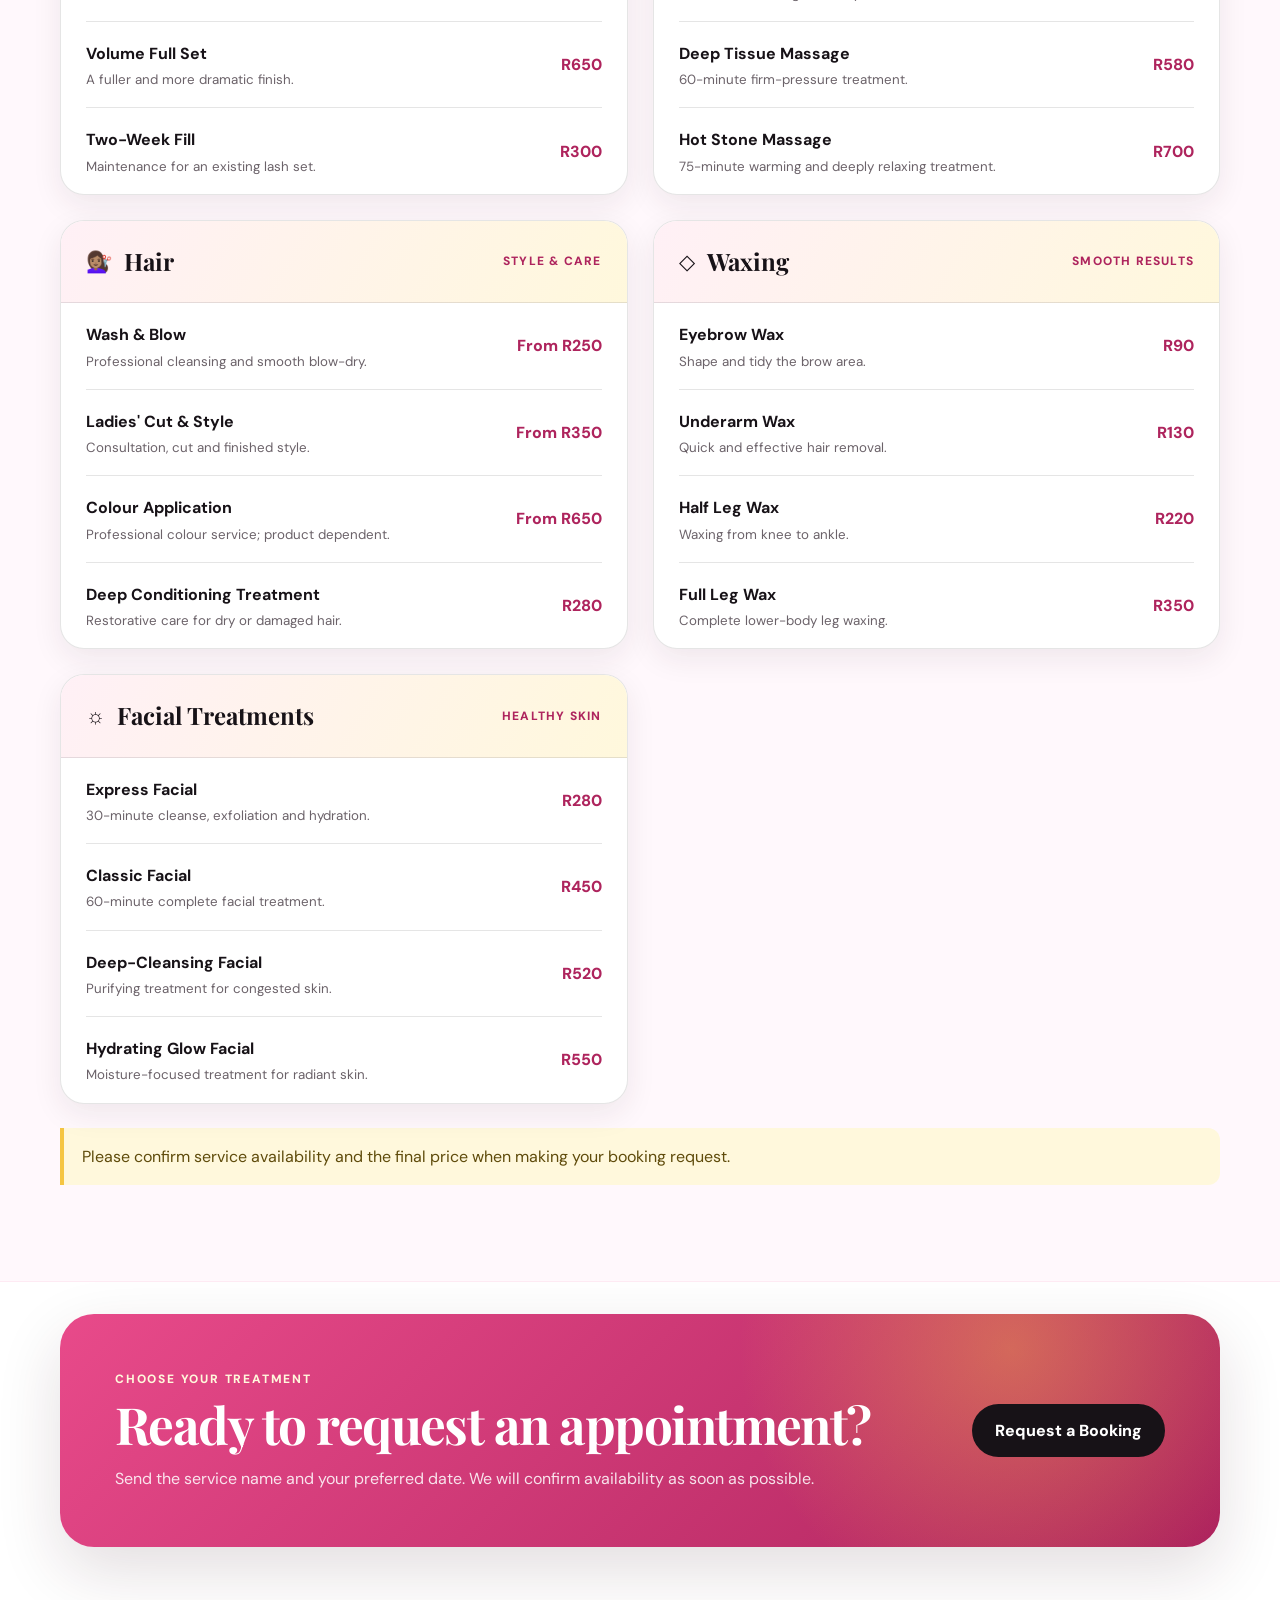
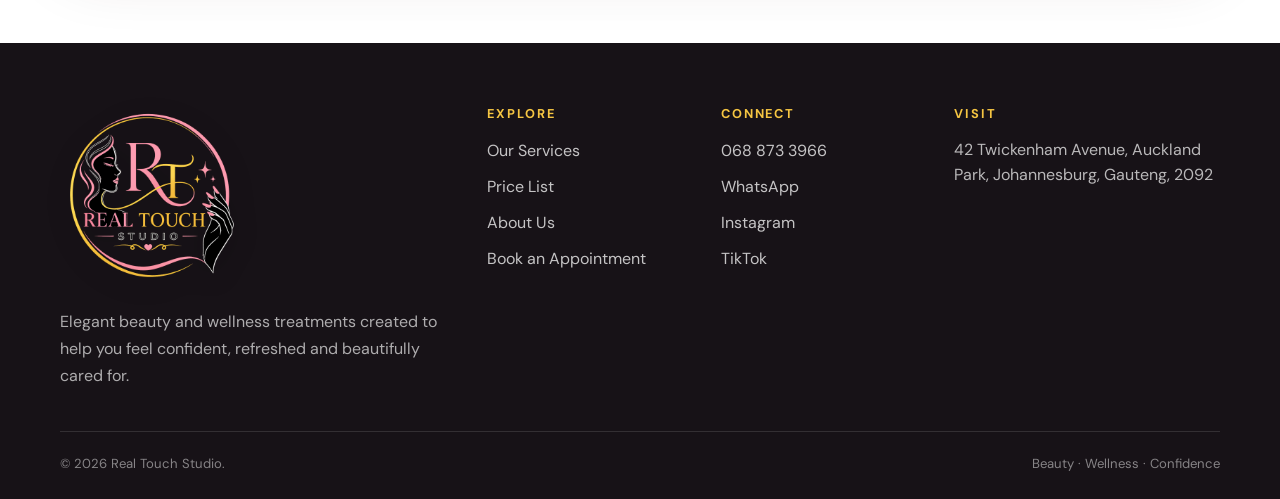
<file: pricelist.html>
<!doctype html>
<html lang="en-ZA">
<head>
  <meta charset="utf-8">
  <meta name="viewport" content="width=device-width, initial-scale=1">
  <meta name="description" content="View clear pricing for nails, lashes, massage, hair, waxing and facial treatments at Real Touch Studio.">
  <meta name="theme-color" content="#f7cadb">
  <meta name="color-scheme" content="light">
  <meta name="robots" content="index, follow">
  <meta property="og:type" content="website">
  <meta property="og:site_name" content="Real Touch Studio">
  <meta property="og:title" content="Beauty Treatment Price List | Real Touch Studio">
  <meta property="og:description" content="View clear pricing for nails, lashes, massage, hair, waxing and facial treatments at Real Touch Studio.">
  <meta name="twitter:card" content="summary">
  <title>Beauty Treatment Price List | Real Touch Studio</title>
  <link rel="icon" type="image/png" href="favicon.png">
  <link rel="apple-touch-icon" href="favicon.png">
  <link rel="preconnect" href="https://fonts.googleapis.com">
  <link rel="preconnect" href="https://fonts.gstatic.com" crossorigin>
  <link href="https://fonts.googleapis.com/css2?family=DM+Sans:wght@400;500;600;700&amp;family=Playfair+Display:ital,wght@0,600;0,700;1,600;1,700&amp;display=swap" rel="stylesheet">
  <script>document.documentElement.classList.add("js");</script>
  <link rel="stylesheet" href="styles.css">
</head>
<body data-page="pricelist">
<a class="skip-link" href="#main-content">Skip to main content</a>

<div class="topbar">
  <div class="container topbar-inner">
    <a href="tel:+27688733966" aria-label="Call Real Touch Studio">☎ 068 873 3966</a>
    <a class="topbar-location" href="https://www.google.com/maps/search/?api=1&amp;query=42%20Twickenham%20Avenue%2C%20Auckland%20Park%2C%20Johannesburg%2C%20Gauteng%2C%202092" target="_blank" rel="noopener">Auckland Park, Johannesburg</a>
    <a href="https://wa.me/27688733966" target="_blank" rel="noopener">Book on WhatsApp</a>
  </div>
</div>
<header class="site-header">
  <div class="container navbar">
    <a class="brand-lockup" href="index.html" aria-label="Real Touch Studio home">
      <img src="logo.webp" alt="Real Touch Studio" width="320" height="184">
    </a>
    <button class="menu-toggle" type="button" aria-label="Open navigation menu" aria-controls="primary-navigation" aria-expanded="false">
      <span></span><span></span><span></span>
    </button>
    <nav aria-label="Primary navigation">
      <ul class="nav-links" id="primary-navigation">
        <li><a href="index.html" data-page="home">Home</a></li><li><a href="services.html" data-page="services">Services</a></li><li><a href="pricelist.html" data-page="pricelist" class="active" aria-current="page">Price List</a></li><li><a href="about.html" data-page="about">About</a></li>
        <li><a class="nav-cta" href="contact.html" data-page="contact">Book Now</a></li>
      </ul>
    </nav>
  </div>
</header>

<main id="main-content">
  <section class="page-hero">
  <div class="container page-hero-content reveal">
    <div class="eyebrow">Clear and simple pricing</div>
    <h1>Price List</h1>
    <p class="lead">Affordable and transparent pricing across our beauty and wellness services.</p>
    <nav class="breadcrumb" aria-label="Breadcrumb"><a href="index.html">Home</a><span aria-hidden="true">/</span><span>Price List</span></nav>
  </div>
</section>
  <section class="price-nav-wrap"><div class="container"><nav class="price-nav" aria-label="Price list categories"><a href="#nails">Nails</a><a href="#nail-extras">Nail Extras</a><a href="#lashes">Lashes</a><a href="#massage">Massage</a><a href="#hair">Hair</a><a href="#waxing">Waxing</a><a href="#facials">Facial Treatments</a></nav></div></section>
  <section class="section section-soft"><div class="container"><div class="price-intro reveal"><div><div class="eyebrow">Treatment menu</div><h2>Find the right service for your budget</h2></div><p class="lead">Browse each category below. For services marked “From”, the final amount depends on the treatment requirements.</p></div><div class="price-sections"><article class="price-category reveal" id="nails"><div class="price-category-header"><div><span class="price-icon" aria-hidden="true">💅</span><h2>Nails</h2></div><span>Hands & Feet</span></div><ul class="price-list"><li><div><strong>Classic Manicure</strong><small>Nail shaping, cuticle care and polish.</small></div><span class="price">R180</span></li><li><div><strong>Gel Overlay</strong><small>Long-lasting gel colour on natural nails.</small></div><span class="price">R280</span></li><li><div><strong>Acrylic Full Set</strong><small>Extensions with your preferred shape and length.</small></div><span class="price">R420</span></li><li><div><strong>Classic Pedicure</strong><small>Foot soak, exfoliation, nail care and polish.</small></div><span class="price">R250</span></li></ul></article><article class="price-category reveal" id="nail-extras"><div class="price-category-header"><div><span class="price-icon" aria-hidden="true">✨</span><h2>Nail Extras</h2></div><span>Removal & Repairs</span></div><ul class="price-list"><li><div><strong>Soak Off Gel</strong><small>Removal of gel polish.</small></div><span class="price">R60</span></li><li><div><strong>Soak Off Acrylic/Poly</strong><small>Removal of acrylic or poly gel.</small></div><span class="price">R80</span></li><li><div><strong>Nail Repair</strong><small>Repair of damaged nails (per finger).</small></div><span class="price">R10</span></li></ul></article><article class="price-category reveal" id="lashes"><div class="price-category-header"><div><span class="price-icon" aria-hidden="true">👁️</span><h2>Lashes</h2></div><span>Eye Enhancements</span></div><ul class="price-list"><li><div><strong>Classic Full Set</strong><small>A soft and natural lash enhancement.</small></div><span class="price">R450</span></li><li><div><strong>Hybrid Full Set</strong><small>A balanced mix of classic and volume lashes.</small></div><span class="price">R550</span></li><li><div><strong>Volume Full Set</strong><small>A fuller and more dramatic finish.</small></div><span class="price">R650</span></li><li><div><strong>Two-Week Fill</strong><small>Maintenance for an existing lash set.</small></div><span class="price">R300</span></li></ul></article><article class="price-category reveal" id="massage"><div class="price-category-header"><div><span class="price-icon" aria-hidden="true">💆🏻‍♀️</span><h2>Massage</h2></div><span>Relax & Restore</span></div><ul class="price-list"><li><div><strong>Back, Neck & Shoulder</strong><small>30-minute focused tension-relief massage.</small></div><span class="price">R300</span></li><li><div><strong>Full Body Massage</strong><small>60-minute relaxing full-body treatment.</small></div><span class="price">R500</span></li><li><div><strong>Deep Tissue Massage</strong><small>60-minute firm-pressure treatment.</small></div><span class="price">R580</span></li><li><div><strong>Hot Stone Massage</strong><small>75-minute warming and deeply relaxing treatment.</small></div><span class="price">R700</span></li></ul></article><article class="price-category reveal" id="hair"><div class="price-category-header"><div><span class="price-icon" aria-hidden="true">💇🏽‍♀️</span><h2>Hair</h2></div><span>Style & Care</span></div><ul class="price-list"><li><div><strong>Wash & Blow</strong><small>Professional cleansing and smooth blow-dry.</small></div><span class="price">From R250</span></li><li><div><strong>Ladies' Cut & Style</strong><small>Consultation, cut and finished style.</small></div><span class="price">From R350</span></li><li><div><strong>Colour Application</strong><small>Professional colour service; product dependent.</small></div><span class="price">From R650</span></li><li><div><strong>Deep Conditioning Treatment</strong><small>Restorative care for dry or damaged hair.</small></div><span class="price">R280</span></li></ul></article><article class="price-category reveal" id="waxing"><div class="price-category-header"><div><span class="price-icon" aria-hidden="true">◇</span><h2>Waxing</h2></div><span>Smooth Results</span></div><ul class="price-list"><li><div><strong>Eyebrow Wax</strong><small>Shape and tidy the brow area.</small></div><span class="price">R90</span></li><li><div><strong>Underarm Wax</strong><small>Quick and effective hair removal.</small></div><span class="price">R130</span></li><li><div><strong>Half Leg Wax</strong><small>Waxing from knee to ankle.</small></div><span class="price">R220</span></li><li><div><strong>Full Leg Wax</strong><small>Complete lower-body leg waxing.</small></div><span class="price">R350</span></li></ul></article><article class="price-category reveal" id="facials"><div class="price-category-header"><div><span class="price-icon" aria-hidden="true">☼</span><h2>Facial Treatments</h2></div><span>Healthy Skin</span></div><ul class="price-list"><li><div><strong>Express Facial</strong><small>30-minute cleanse, exfoliation and hydration.</small></div><span class="price">R280</span></li><li><div><strong>Classic Facial</strong><small>60-minute complete facial treatment.</small></div><span class="price">R450</span></li><li><div><strong>Deep-Cleansing Facial</strong><small>Purifying treatment for congested skin.</small></div><span class="price">R520</span></li><li><div><strong>Hydrating Glow Facial</strong><small>Moisture-focused treatment for radiant skin.</small></div><span class="price">R550</span></li></ul></article></div><p class="price-note">Please confirm service availability and the final price when making your booking request.</p></div></section>
  <section class="section section-compact"><div class="container"><div class="cta reveal"><div><span class="cta-kicker">Choose your treatment</span><h2>Ready to request an appointment?</h2><p>Send the service name and your preferred date. We will confirm availability as soon as possible.</p></div><a class="btn btn-dark" href="contact.html">Request a Booking</a></div></div></section>
</main>

<footer class="site-footer">
  <div class="container">
    <div class="footer-grid">
      <div>
        <a class="footer-brand" href="index.html" aria-label="Real Touch Studio home"><img src="logo2.png" alt="Real Touch Studio" width="320" height="184" loading="lazy"></a>
        <p class="footer-copy">Elegant beauty and wellness treatments created to help you feel confident, refreshed and beautifully cared for.</p>
      </div>
      <div>
        <h2 class="footer-title">Explore</h2>
        <ul class="footer-links">
          <li><a href="services.html">Our Services</a></li>
          <li><a href="pricelist.html">Price List</a></li>
          <li><a href="about.html">About Us</a></li>
          <li><a href="contact.html">Book an Appointment</a></li>
        </ul>
      </div>
      <div>
        <h2 class="footer-title">Connect</h2>
        <ul class="footer-links">
          <li><a href="tel:+27688733966">068 873 3966</a></li>
          <li><a href="https://wa.me/27688733966" target="_blank" rel="noopener">WhatsApp</a></li>
          <li><a href="https://instagram.com/realtouchstudio01" target="_blank" rel="noopener">Instagram</a></li>
          <li><a href="https://tiktok.com/@realtouchstudio" target="_blank" rel="noopener">TikTok</a></li>
        </ul>
      </div>
      <div>
        <h2 class="footer-title">Visit</h2>
        <address class="footer-address">
          <a href="https://www.google.com/maps/search/?api=1&amp;query=42%20Twickenham%20Avenue%2C%20Auckland%20Park%2C%20Johannesburg%2C%20Gauteng%2C%202092" target="_blank" rel="noopener">42 Twickenham Avenue, Auckland Park, Johannesburg, Gauteng, 2092</a>
        </address>
      </div>
    </div>
    <div class="footer-bottom"><span>© <span class="current-year"></span> Real Touch Studio.</span><span>Beauty · Wellness · Confidence</span></div>
  </div>
</footer>
<a class="floating-whatsapp" href="https://wa.me/27688733966" target="_blank" rel="noopener" aria-label="Book with Real Touch Studio on WhatsApp"><span aria-hidden="true">◉</span><span>WhatsApp</span></a>
<script src="script.js" defer></script>
</body>
</html>
</file>
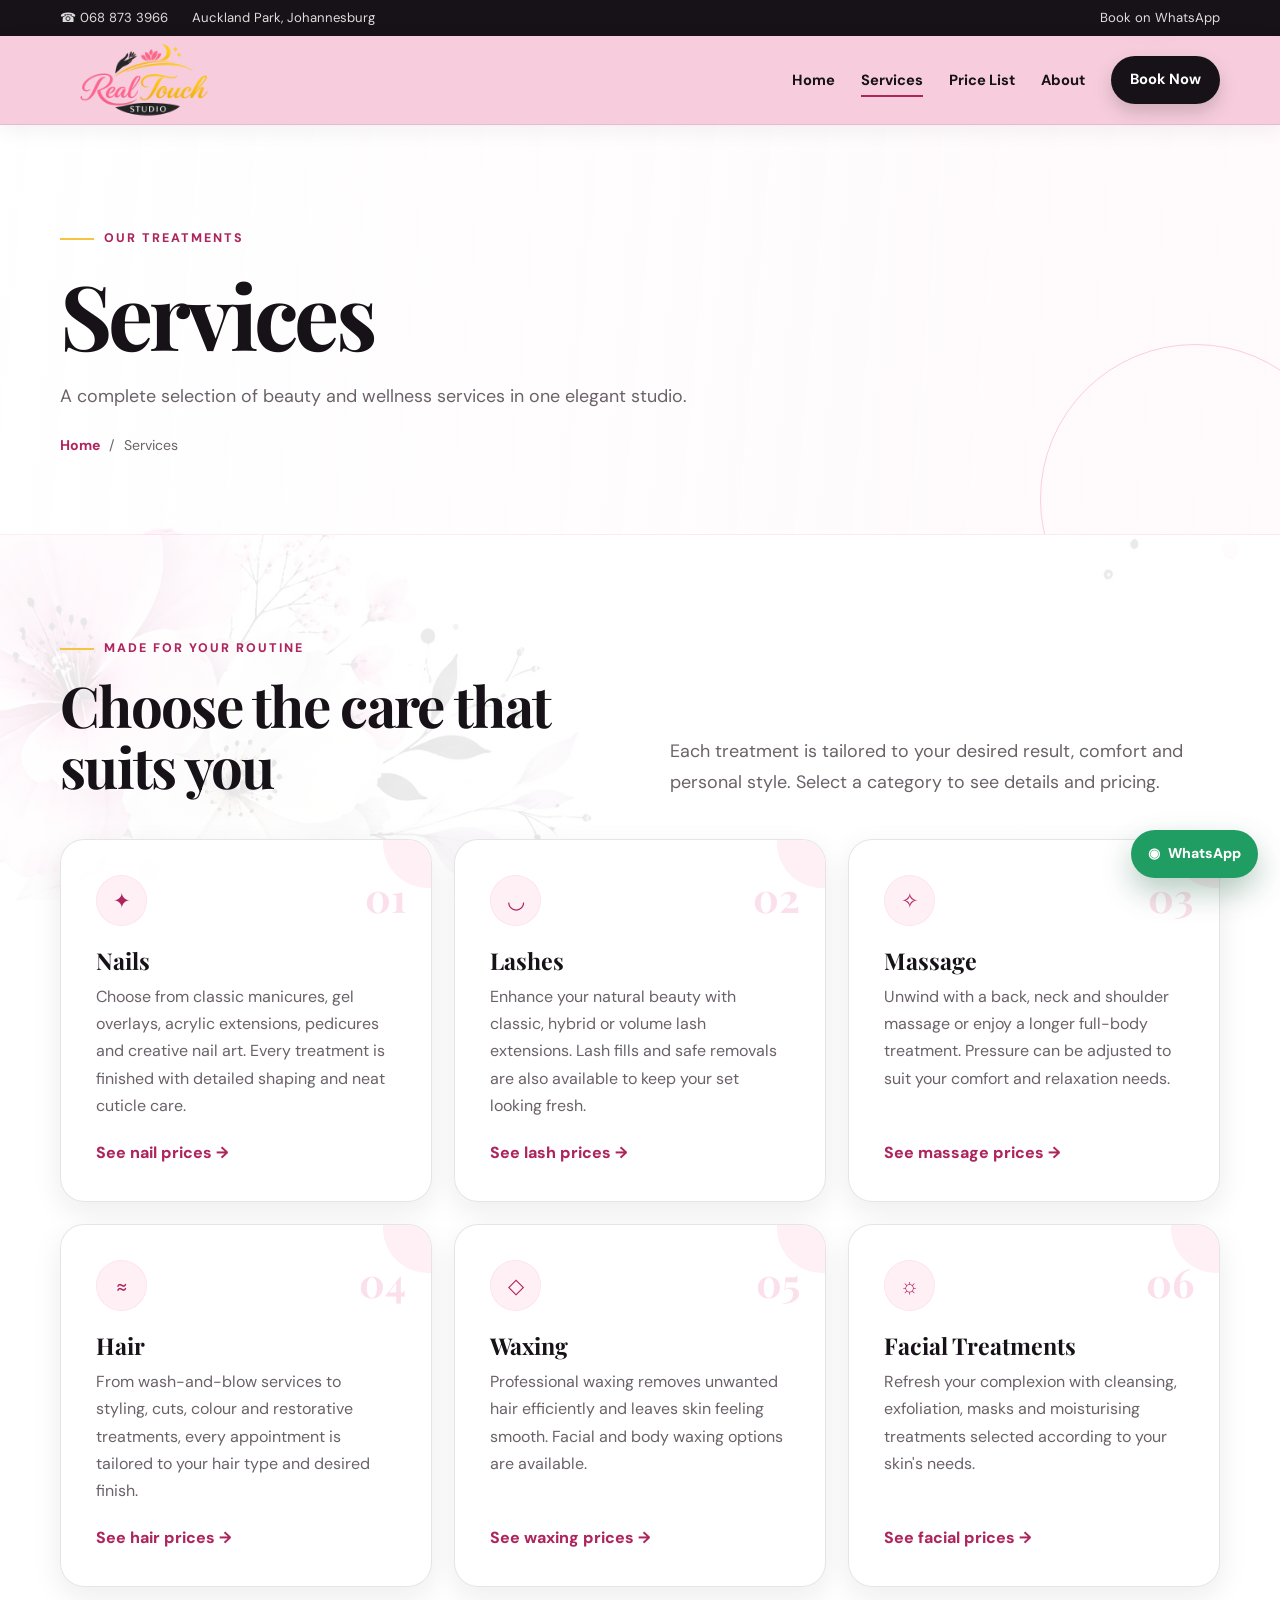
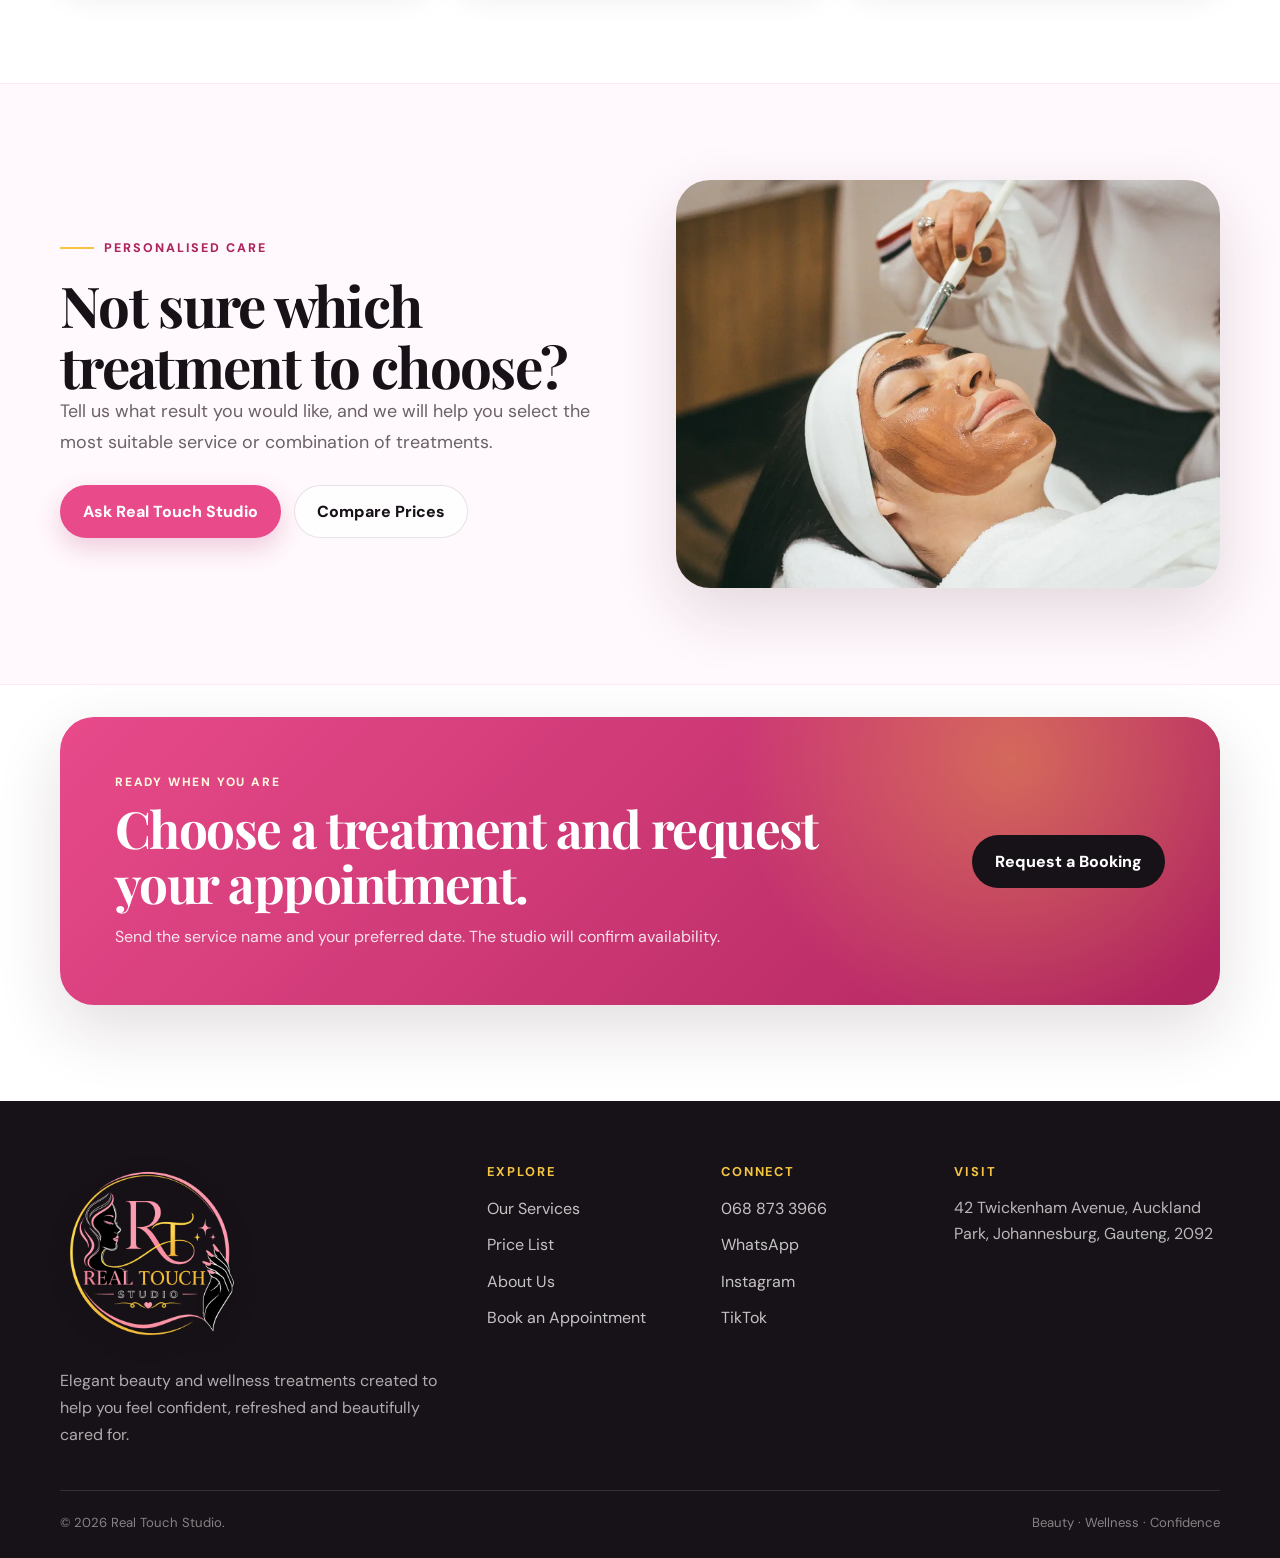
<file: services.html>
<!doctype html>
<html lang="en-ZA">
<head>
  <meta charset="utf-8">
  <meta name="viewport" content="width=device-width, initial-scale=1">
  <meta name="description" content="Explore professional nails, lashes, massage, hair, waxing and facial treatments at Real Touch Studio.">
  <meta name="theme-color" content="#f7cadb">
  <meta name="color-scheme" content="light">
  <meta name="robots" content="index, follow">
  <meta property="og:type" content="website">
  <meta property="og:site_name" content="Real Touch Studio">
  <meta property="og:title" content="Beauty & Wellness Services | Real Touch Studio">
  <meta property="og:description" content="Explore professional nails, lashes, massage, hair, waxing and facial treatments at Real Touch Studio.">
  <meta name="twitter:card" content="summary">
  <title>Beauty & Wellness Services | Real Touch Studio</title>
  <link rel="icon" type="image/png" href="favicon.png">
  <link rel="apple-touch-icon" href="favicon.png">
  <link rel="preconnect" href="https://fonts.googleapis.com">
  <link rel="preconnect" href="https://fonts.gstatic.com" crossorigin>
  <link href="https://fonts.googleapis.com/css2?family=DM+Sans:wght@400;500;600;700&amp;family=Playfair+Display:ital,wght@0,600;0,700;1,600;1,700&amp;display=swap" rel="stylesheet">
  <script>document.documentElement.classList.add("js");</script>
  <link rel="stylesheet" href="styles.css">
</head>
<body data-page="services">
<a class="skip-link" href="#main-content">Skip to main content</a>

<div class="topbar">
  <div class="container topbar-inner">
    <a href="tel:+27688733966" aria-label="Call Real Touch Studio">☎ 068 873 3966</a>
    <a class="topbar-location" href="https://www.google.com/maps/search/?api=1&amp;query=42%20Twickenham%20Avenue%2C%20Auckland%20Park%2C%20Johannesburg%2C%20Gauteng%2C%202092" target="_blank" rel="noopener">Auckland Park, Johannesburg</a>
    <a href="https://wa.me/27688733966" target="_blank" rel="noopener">Book on WhatsApp</a>
  </div>
</div>
<header class="site-header">
  <div class="container navbar">
    <a class="brand-lockup" href="index.html" aria-label="Real Touch Studio home">
      <img src="logo.webp" alt="Real Touch Studio" width="320" height="184">
    </a>
    <button class="menu-toggle" type="button" aria-label="Open navigation menu" aria-controls="primary-navigation" aria-expanded="false">
      <span></span><span></span><span></span>
    </button>
    <nav aria-label="Primary navigation">
      <ul class="nav-links" id="primary-navigation">
        <li><a href="index.html" data-page="home">Home</a></li><li><a href="services.html" data-page="services" class="active" aria-current="page">Services</a></li><li><a href="pricelist.html" data-page="pricelist">Price List</a></li><li><a href="about.html" data-page="about">About</a></li>
        <li><a class="nav-cta" href="contact.html" data-page="contact">Book Now</a></li>
      </ul>
    </nav>
  </div>
</header>

<main id="main-content">
  <section class="page-hero">
  <div class="container page-hero-content reveal">
    <div class="eyebrow">Our treatments</div>
    <h1>Services</h1>
    <p class="lead">A complete selection of beauty and wellness services in one elegant studio.</p>
    <nav class="breadcrumb" aria-label="Breadcrumb"><a href="index.html">Home</a><span aria-hidden="true">/</span><span>Services</span></nav>
  </div>
</section>
  <section class="section">
    <div class="container">
      <div class="service-intro reveal"><div><div class="eyebrow">Made for your routine</div><h2>Choose the care that suits you</h2></div><p class="lead">Each treatment is tailored to your desired result, comfort and personal style. Select a category to see details and pricing.</p></div>
      <div class="card-grid service-grid">
        <article class="service-card service-card-large reveal" id="nails"><div class="icon-circle">✦</div><div class="service-number">01</div><h3>Nails</h3><p>Choose from classic manicures, gel overlays, acrylic extensions, pedicures and creative nail art. Every treatment is finished with detailed shaping and neat cuticle care.</p><a class="link-arrow" href="pricelist.html#nails">See nail prices →</a></article>
        <article class="service-card service-card-large reveal" id="lashes"><div class="icon-circle">◡</div><div class="service-number">02</div><h3>Lashes</h3><p>Enhance your natural beauty with classic, hybrid or volume lash extensions. Lash fills and safe removals are also available to keep your set looking fresh.</p><a class="link-arrow" href="pricelist.html#lashes">See lash prices →</a></article>
        <article class="service-card service-card-large reveal" id="massage"><div class="icon-circle">✧</div><div class="service-number">03</div><h3>Massage</h3><p>Unwind with a back, neck and shoulder massage or enjoy a longer full-body treatment. Pressure can be adjusted to suit your comfort and relaxation needs.</p><a class="link-arrow" href="pricelist.html#massage">See massage prices →</a></article>
        <article class="service-card service-card-large reveal" id="hair"><div class="icon-circle">≈</div><div class="service-number">04</div><h3>Hair</h3><p>From wash-and-blow services to styling, cuts, colour and restorative treatments, every appointment is tailored to your hair type and desired finish.</p><a class="link-arrow" href="pricelist.html#hair">See hair prices →</a></article>
        <article class="service-card service-card-large reveal" id="waxing"><div class="icon-circle">◇</div><div class="service-number">05</div><h3>Waxing</h3><p>Professional waxing removes unwanted hair efficiently and leaves skin feeling smooth. Facial and body waxing options are available.</p><a class="link-arrow" href="pricelist.html#waxing">See waxing prices →</a></article>
        <article class="service-card service-card-large reveal" id="facials"><div class="icon-circle">☼</div><div class="service-number">06</div><h3>Facial Treatments</h3><p>Refresh your complexion with cleansing, exfoliation, masks and moisturising treatments selected according to your skin's needs.</p><a class="link-arrow" href="pricelist.html#facials">See facial prices →</a></article>
      </div>
    </div>
  </section>
  <section class="section section-soft"><div class="container two-col reverse-mobile"><div class="reveal"><div class="eyebrow">Personalised care</div><h2>Not sure which treatment to choose?</h2><p class="lead">Tell us what result you would like, and we will help you select the most suitable service or combination of treatments.</p><div class="button-row"><a class="btn btn-primary" href="contact.html">Ask Real Touch Studio</a><a class="btn btn-light" href="pricelist.html">Compare Prices</a></div></div><figure class="image-frame reveal"><img src="images/facial-treatment.webp" alt="Professional facial treatment in a beauty studio" width="1200" height="800" loading="lazy" decoding="async"></figure></div></section>
  <section class="section section-compact"><div class="container"><div class="cta reveal"><div><span class="cta-kicker">Ready when you are</span><h2>Choose a treatment and request your appointment.</h2><p>Send the service name and your preferred date. The studio will confirm availability.</p></div><a class="btn btn-dark" href="contact.html">Request a Booking</a></div></div></section>
</main>

<footer class="site-footer">
  <div class="container">
    <div class="footer-grid">
      <div>
        <a class="footer-brand" href="index.html" aria-label="Real Touch Studio home"><img src="logo2.png" alt="Real Touch Studio" width="320" height="184" loading="lazy"></a>
        <p class="footer-copy">Elegant beauty and wellness treatments created to help you feel confident, refreshed and beautifully cared for.</p>
      </div>
      <div>
        <h2 class="footer-title">Explore</h2>
        <ul class="footer-links">
          <li><a href="services.html">Our Services</a></li>
          <li><a href="pricelist.html">Price List</a></li>
          <li><a href="about.html">About Us</a></li>
          <li><a href="contact.html">Book an Appointment</a></li>
        </ul>
      </div>
      <div>
        <h2 class="footer-title">Connect</h2>
        <ul class="footer-links">
          <li><a href="tel:+27688733966">068 873 3966</a></li>
          <li><a href="https://wa.me/27688733966" target="_blank" rel="noopener">WhatsApp</a></li>
          <li><a href="https://instagram.com/realtouchstudio01" target="_blank" rel="noopener">Instagram</a></li>
          <li><a href="https://tiktok.com/@realtouchstudio" target="_blank" rel="noopener">TikTok</a></li>
        </ul>
      </div>
      <div>
        <h2 class="footer-title">Visit</h2>
        <address class="footer-address">
          <a href="https://www.google.com/maps/search/?api=1&amp;query=42%20Twickenham%20Avenue%2C%20Auckland%20Park%2C%20Johannesburg%2C%20Gauteng%2C%202092" target="_blank" rel="noopener">42 Twickenham Avenue, Auckland Park, Johannesburg, Gauteng, 2092</a>
        </address>
      </div>
    </div>
    <div class="footer-bottom"><span>© <span class="current-year"></span> Real Touch Studio.</span><span>Beauty · Wellness · Confidence</span></div>
  </div>
</footer>
<a class="floating-whatsapp" href="https://wa.me/27688733966" target="_blank" rel="noopener" aria-label="Book with Real Touch Studio on WhatsApp"><span aria-hidden="true">◉</span><span>WhatsApp</span></a>
<script src="script.js" defer></script>
</body>
</html>
</file>
<file: styles.css>
/* Real Touch Studio — cleaned and consolidated stylesheet */
:root {
  --pink: #e84a8a;
  --pink-dark: #ae245d;
  --pink-soft: #fff0f6;
  --pink-nav: #f7cadb;
  --gold: #f5c542;
  --gold-soft: #fff8dc;
  --ink: #171217;
  --grey: #6b6269;
  --white: #fff;
  --surface: #fffafd;
  --line: rgba(23,18,23,.11);
  --shadow-sm: 0 10px 30px rgba(54,20,37,.08);
  --shadow: 0 24px 65px rgba(54,20,37,.14);
  --radius-sm: 14px;
  --radius: 24px;
  --radius-lg: 34px;
  --header-height: 88px;
}

*,*::before,*::after{box-sizing:border-box}
html{scroll-behavior:smooth;scroll-padding-top:calc(var(--header-height) + 24px)}
body{margin:0;font-family:"DM Sans",Arial,sans-serif;color:var(--ink);background:var(--white);line-height:1.7;overflow-x:hidden;-webkit-font-smoothing:antialiased}
body::before{content:"";position:fixed;inset:0;z-index:-2;background:linear-gradient(rgba(255,255,255,.91),rgba(255,255,255,.91)),url("bg.webp") center top/cover no-repeat;pointer-events:none}
img{display:block;max-width:100%;height:auto}
a{color:inherit;text-decoration:none}
button,input,select,textarea{font:inherit}
button{color:inherit}
::selection{background:var(--pink);color:var(--white)}
.container{width:min(1160px,calc(100% - 40px));margin-inline:auto}
.section{padding:96px 0}
.section-compact{padding-top:32px;padding-bottom:96px}
.section-soft{background:rgba(255,248,252,.91);border-block:1px solid rgba(232,74,138,.08);backdrop-filter:blur(4px)}

.skip-link{position:fixed;left:16px;top:16px;z-index:9999;background:var(--ink);color:var(--white);padding:10px 15px;border-radius:10px;transform:translateY(-160%);transition:transform .2s}
.skip-link:focus{transform:translateY(0)}
:focus-visible{outline:3px solid var(--gold);outline-offset:3px}

h1,h2,h3{font-family:"Playfair Display",Georgia,serif;line-height:1.08;margin:0}
h1{font-size:clamp(3.1rem,7.5vw,6.6rem);letter-spacing:-.04em}
h2{font-size:clamp(2.15rem,4.4vw,4rem);letter-spacing:-.03em}
h3{font-size:1.45rem}
p{margin:0}
.lead{font-size:clamp(1.02rem,1.4vw,1.15rem);color:var(--grey);max-width:720px}
.body-copy{margin-top:20px;color:var(--grey)}
.eyebrow{display:inline-flex;align-items:center;gap:10px;color:var(--pink-dark);font-size:.78rem;font-weight:800;letter-spacing:.16em;text-transform:uppercase;margin-bottom:16px}
.eyebrow::before{content:"";width:34px;height:2px;background:var(--gold);flex:0 0 auto}
.eyebrow-light{color:var(--gold)}
.center-heading{text-align:center;max-width:760px;margin:0 auto 44px}
.center-heading .eyebrow{justify-content:center}
.center-heading .lead{margin:18px auto 0}
.section-heading{display:flex;justify-content:space-between;align-items:end;gap:30px;margin-bottom:18px}
.section-heading>.lead{max-width:420px}
.compact-lead{max-width:430px}
.text-link,.link-arrow{display:inline-flex;align-items:center;gap:8px;color:var(--pink-dark);font-weight:800}
.text-link:hover,.link-arrow:hover{color:var(--ink)}

.topbar{background:var(--ink);color:rgba(255,255,255,.86);font-size:.82rem}
.topbar-inner{min-height:36px;display:flex;align-items:center;justify-content:flex-end;gap:24px}
.topbar-inner a:hover{color:var(--gold)}
.topbar-location{margin-right:auto}
.site-header{position:sticky;top:0;z-index:1000;background:rgba(247,202,219,.94);border-bottom:1px solid rgba(93,31,59,.1);backdrop-filter:blur(16px);box-shadow:0 5px 20px rgba(43,14,29,.06)}
.navbar{min-height:var(--header-height);display:flex;align-items:center;justify-content:space-between;gap:28px}
.brand-lockup{display:inline-flex;align-items:center;flex:0 0 auto}
.brand-lockup img{width:168px;height:auto;max-height:78px;object-fit:contain}
.nav-links{display:flex;align-items:center;gap:26px;list-style:none;margin:0;padding:0}
.nav-links a{position:relative;font-size:.92rem;font-weight:700}
.nav-links a:not(.nav-cta)::after{content:"";position:absolute;left:0;right:0;bottom:-7px;height:2px;background:var(--pink-dark);transform:scaleX(0);transform-origin:right;transition:transform .25s ease}
.nav-links a:hover::after,.nav-links a.active::after{transform:scaleX(1);transform-origin:left}
.nav-cta{display:inline-flex;align-items:center;justify-content:center;background:var(--ink);color:var(--white)!important;padding:11px 19px;border-radius:999px;box-shadow:0 8px 18px rgba(23,18,23,.18);transition:transform .2s,background .2s}
.nav-cta:hover{background:var(--pink-dark);transform:translateY(-2px)}
.menu-toggle{display:none;width:46px;height:46px;border:0;border-radius:50%;background:rgba(255,255,255,.58);cursor:pointer;padding:0}
.menu-toggle span{display:block;width:22px;height:2px;background:var(--ink);margin:5px auto;transition:transform .25s,opacity .25s}
.menu-toggle[aria-expanded="true"] span:nth-child(1){transform:translateY(7px) rotate(45deg)}
.menu-toggle[aria-expanded="true"] span:nth-child(2){opacity:0}
.menu-toggle[aria-expanded="true"] span:nth-child(3){transform:translateY(-7px) rotate(-45deg)}

.hero{position:relative;min-height:calc(100svh - var(--header-height) - 36px);display:grid;align-items:center;overflow:hidden;background:linear-gradient(112deg,rgba(255,255,255,.83),rgba(255,246,250,.73)),url("background.webp") center/cover no-repeat}
.hero::before{content:"";position:absolute;width:420px;height:420px;border:1px solid rgba(232,74,138,.25);border-radius:50%;left:-180px;top:8%}
.hero::after{content:"";position:absolute;width:220px;height:220px;border-radius:50%;right:-80px;bottom:-70px;background:rgba(245,197,66,.16);filter:blur(3px)}
.hero-grid{position:relative;z-index:1;display:grid;grid-template-columns:1.06fr .94fr;align-items:center;gap:76px;padding:72px 0 86px}
.hero-copy>p{max-width:650px;color:var(--grey);font-size:1.13rem;margin:26px 0 30px}
.hero-title span{position:relative;color:var(--pink);white-space:nowrap}
.hero-title span::after{content:"";position:absolute;left:0;right:0;bottom:8px;height:12px;background:var(--gold);z-index:-1;opacity:.56;transform:rotate(-1deg)}
.button-row{display:flex;align-items:center;flex-wrap:wrap;gap:13px;margin-top:28px}
.btn{display:inline-flex;align-items:center;justify-content:center;min-height:48px;padding:12px 22px;border:1px solid transparent;border-radius:999px;font-weight:800;cursor:pointer;transition:transform .2s,box-shadow .2s,background .2s,border-color .2s;color:inherit}
.btn:hover{transform:translateY(-2px);box-shadow:0 12px 26px rgba(38,16,27,.15)}
.btn-primary{background:var(--pink);color:var(--white);box-shadow:0 10px 24px rgba(184,45,104,.22)}
.btn-primary:hover{background:var(--pink-dark)}
.btn-dark{background:var(--ink);color:var(--white)}
.btn-dark:hover{background:#332a31}
.btn-light{background:rgba(255,255,255,.75);border-color:var(--line)}
.btn-light:hover{background:var(--white);border-color:rgba(232,74,138,.3)}
.hero-points{display:flex;flex-wrap:wrap;gap:8px 19px;list-style:none;padding:0;margin:26px 0 0;color:#554b52;font-size:.88rem;font-weight:700}
.hero-points li::before{content:"✓";color:var(--pink);margin-right:7px}
.hero-visual{position:relative;min-height:570px}
.hero-card{position:absolute;inset:0 22px 0 48px;border-radius:230px 230px 30px 30px;overflow:hidden;border:7px solid rgba(255,255,255,.84);box-shadow:var(--shadow);background:var(--pink-soft)}
.hero-card img{width:100%;height:100%;object-fit:cover;object-position:center 24%}
.floating-badge,.mini-badge{position:absolute;background:rgba(255,255,255,.94);backdrop-filter:blur(14px);border:1px solid rgba(255,255,255,.8);box-shadow:var(--shadow-sm)}
.floating-badge{left:0;bottom:30px;max-width:250px;padding:20px 21px;border-radius:18px}
.floating-badge strong,.floating-badge span{display:block}
.floating-badge strong{font-family:"Playfair Display",serif;font-size:1.2rem;margin-bottom:4px}
.floating-badge span{font-size:.85rem;color:var(--grey);line-height:1.5}
.mini-badge{right:0;top:52px;width:122px;height:122px;border-radius:50%;display:grid;place-content:center;text-align:center;padding:15px}
.mini-badge strong{font-family:"Playfair Display",serif;color:var(--pink);font-size:2rem;line-height:1}
.mini-badge span{font-size:.72rem;font-weight:700;line-height:1.2;margin-top:5px}
.highlight-strip{background:var(--ink);color:var(--white);overflow:hidden}
.highlight-row{min-height:64px;display:flex;align-items:center;justify-content:space-between;gap:24px;font-family:"Playfair Display",serif;font-size:1.05rem;font-weight:700}
.highlight-row span{display:inline-flex;align-items:center;gap:24px;white-space:nowrap}
.highlight-row span:not(:last-child)::after{content:"✦";color:var(--gold);font-size:.7rem}

.page-hero{position:relative;overflow:hidden;padding:96px 0 76px;background:linear-gradient(95deg,rgba(255,255,255,.84),rgba(255,248,251,.75)),url("background.webp") center/cover no-repeat;border-bottom:1px solid rgba(232,74,138,.1)}
.page-hero::after{content:"";position:absolute;right:-70px;bottom:-120px;width:310px;height:310px;border:1px solid rgba(232,74,138,.25);border-radius:50%}
.page-hero-content{position:relative;z-index:1}
.page-hero h1{font-size:clamp(3.1rem,7vw,5.8rem)}
.page-hero .lead{margin-top:19px}
.breadcrumb{display:flex;align-items:center;gap:9px;margin-top:22px;color:var(--grey);font-size:.88rem}
.breadcrumb a{color:var(--pink-dark);font-weight:700}

.card-grid{display:grid;grid-template-columns:repeat(3,1fr);gap:22px;margin-top:42px}
.service-card{position:relative;padding:31px;background:rgba(255,255,255,.93);border:1px solid var(--line);border-radius:var(--radius);box-shadow:var(--shadow-sm);overflow:hidden;transition:transform .25s,border-color .25s,box-shadow .25s}
.service-card::after{content:"";position:absolute;width:90px;height:90px;border-radius:50%;right:-42px;top:-42px;background:var(--pink-soft);transition:transform .3s}
.service-card:hover{transform:translateY(-7px);border-color:rgba(232,74,138,.28);box-shadow:var(--shadow)}
.service-card:hover::after{transform:scale(1.35)}
.icon-circle{width:51px;height:51px;border-radius:50%;display:grid;place-items:center;background:var(--pink-soft);color:var(--pink-dark);font-size:1.3rem;margin-bottom:22px;box-shadow:inset 0 0 0 1px rgba(232,74,138,.08)}
.service-card h3{margin-bottom:10px}
.service-card p{color:var(--grey);margin-bottom:20px}
.service-card-large{padding:35px;min-height:340px;display:flex;flex-direction:column}
.service-card-large .link-arrow{margin-top:auto}
.service-number{position:absolute;right:25px;top:23px;color:rgba(232,74,138,.17);font-family:"Playfair Display",serif;font-size:2.5rem;font-weight:700}
.service-intro,.price-intro{display:grid;grid-template-columns:1fr 1fr;gap:60px;align-items:end}
.two-col{display:grid;grid-template-columns:1fr 1fr;gap:72px;align-items:center}
.image-frame{margin:0;min-height:0;aspect-ratio:4/3;border-radius:var(--radius-lg);overflow:hidden;box-shadow:var(--shadow);background:var(--pink-soft)}
.image-frame img{width:100%;height:100%;min-height:0;object-fit:cover;object-position:center}
.feature-list{display:grid;gap:15px;margin-top:30px}
.feature-list>div{display:grid;grid-template-columns:42px 1fr;gap:13px;align-items:start;padding:14px 0;border-bottom:1px solid var(--line)}
.feature-list span{font-family:"Playfair Display",serif;color:var(--pink);font-weight:700}
.feature-list p{color:var(--grey)}
.feature-list strong{color:var(--ink);display:block}
.booking-section{background:rgba(255,255,255,.82)}
.steps-grid{display:grid;grid-template-columns:repeat(3,1fr);gap:22px}
.step-card{padding:30px;border:1px solid var(--line);border-radius:var(--radius);background:rgba(255,255,255,.92)}
.step-card>span,.value>span{display:inline-flex;color:var(--pink);font-family:"Playfair Display",serif;font-size:1.9rem;font-weight:700;margin-bottom:16px}
.step-card h3,.value h3{margin-bottom:9px}
.step-card p,.value p{color:var(--grey)}

.values{display:grid;grid-template-columns:repeat(3,1fr);gap:22px}
.value{padding:31px;background:var(--white);border-radius:var(--radius);border-top:4px solid var(--gold);box-shadow:var(--shadow-sm)}
.team-grid{display:grid;grid-template-columns:repeat(3,1fr);gap:24px;margin-top:40px}
.team-card{overflow:hidden;background:var(--white);border:1px solid var(--line);border-radius:var(--radius);box-shadow:var(--shadow-sm);transition:transform .25s}
.team-card:hover{transform:translateY(-6px)}
.team-photo{width:100%;height:auto;aspect-ratio:4/5;object-fit:cover;object-position:center 25%}
.team-photo-owner{object-position:center 36%}
.team-photo-hair{object-position:center}
.team-photo-detail{object-position:center 28%}
.team-content{padding:25px}
.team-content>span,.contact-label{color:var(--pink-dark);font-size:.72rem;font-weight:800;letter-spacing:.13em;text-transform:uppercase}
.team-content h3{margin:5px 0 6px}
.team-content p{color:var(--grey)}

.price-nav-wrap{position:sticky;top:var(--header-height);z-index:50;background:rgba(255,255,255,.94);border-bottom:1px solid var(--line);backdrop-filter:blur(14px)}
.price-nav{display:flex;gap:10px;overflow-x:auto;padding:13px 0;scrollbar-width:thin}
.price-nav a{white-space:nowrap;padding:8px 14px;border-radius:999px;background:var(--pink-soft);color:var(--pink-dark);font-size:.82rem;font-weight:800;border:1px solid transparent}
.price-nav a:hover{background:var(--pink);color:var(--white)}
.price-sections{display:grid;grid-template-columns:1fr 1fr;gap:25px;margin-top:46px}
.price-category{scroll-margin-top:160px;background:var(--white);border:1px solid var(--line);border-radius:var(--radius);overflow:hidden;box-shadow:var(--shadow-sm)}
.price-category-header{display:flex;align-items:center;justify-content:space-between;gap:18px;padding:23px 25px;background:linear-gradient(120deg,var(--pink-soft),var(--gold-soft));border-bottom:1px solid var(--line)}
.price-category-header>div{display:flex;align-items:center;gap:12px}
.price-category-header h2{font-size:1.5rem;letter-spacing:0}
.price-category-header>span{font-size:.75rem;font-weight:800;letter-spacing:.1em;text-transform:uppercase;color:var(--pink-dark)}
.price-icon{font-size:1.3rem}
.price-list{list-style:none;margin:0;padding:0 25px}
.price-list li{display:grid;grid-template-columns:minmax(0,1fr) auto;align-items:center;gap:16px;padding:18px 0;border-bottom:1px solid var(--line)}
.price-list li:last-child{border-bottom:0}
.price-list strong{display:block}
.price-list small{display:block;color:var(--grey);margin-top:3px;line-height:1.45}
.price{color:var(--pink-dark);font-weight:800;white-space:nowrap}
.price-note{margin-top:24px;padding:15px 18px;border-left:4px solid var(--gold);background:var(--gold-soft);border-radius:0 12px 12px 0;color:#5f4b0b}

.contact-grid{display:grid;grid-template-columns:.85fr 1.15fr;gap:30px;align-items:start}
.contact-stack{display:grid;grid-template-columns:1fr 1fr;gap:16px}
.contact-card{display:flex;align-items:flex-start;gap:15px;padding:23px;border:1px solid var(--line);border-radius:var(--radius);background:rgba(255,255,255,.94);box-shadow:var(--shadow-sm)}
.contact-card .icon-circle{flex:0 0 auto;margin:0;width:45px;height:45px}
.contact-card h2{font-size:1.28rem;letter-spacing:0;margin:3px 0 4px}
.contact-card p{color:var(--grey);font-size:.9rem;line-height:1.5;margin-bottom:8px}
.contact-card a{color:var(--pink-dark);font-size:.9rem;font-weight:800;overflow-wrap:anywhere}
.contact-form{background:linear-gradient(145deg,#1a1419,#2c2028);color:var(--white);padding:38px;border-radius:var(--radius-lg);box-shadow:var(--shadow)}
.contact-form h2{font-size:clamp(2rem,4vw,3rem)}
.form-intro{color:rgba(255,255,255,.68);margin:12px 0 26px}
.form-grid{display:grid;grid-template-columns:1fr 1fr;gap:18px}
.form-group.full{grid-column:1/-1}
label{display:block;margin-bottom:7px;font-size:.83rem;font-weight:800}
input,select,textarea{width:100%;border:1px solid rgba(255,255,255,.2);background:rgba(255,255,255,.08);color:var(--white);border-radius:12px;padding:13px 14px;outline:none;transition:border-color .2s,background .2s}
input::placeholder,textarea::placeholder{color:rgba(255,255,255,.48)}
select option{color:var(--ink)}
input:focus,select:focus,textarea:focus{border-color:var(--gold);background:rgba(255,255,255,.12)}
input:user-invalid,select:user-invalid{border-color:#ff8d9d}
textarea{min-height:138px;resize:vertical}
.form-status{min-height:1.5em;margin-top:14px;color:var(--gold);font-size:.86rem}
.business-details{display:grid;gap:0;margin:28px 0}
.business-details>div{display:grid;grid-template-columns:145px 1fr;gap:16px;padding:14px 0;border-bottom:1px solid var(--line)}
.business-details span{color:var(--grey);font-weight:700}
.business-details a{color:var(--pink-dark);font-weight:800}
.map-embed{position:relative;min-height:470px;border-radius:var(--radius-lg);overflow:hidden;background:var(--pink-soft);box-shadow:var(--shadow)}
.map-embed iframe{display:block;width:100%;height:470px;border:0}
.map-fallback{position:absolute;left:18px;bottom:18px;background:rgba(255,255,255,.92);padding:13px 16px;border-radius:12px;box-shadow:var(--shadow-sm)}
.map-fallback span{font-weight:800}
.map-fallback p{color:var(--grey);font-size:.82rem}

.cta{display:flex;align-items:center;justify-content:space-between;gap:35px;padding:55px;border-radius:var(--radius-lg);color:var(--white);background:radial-gradient(circle at 82% 15%,rgba(245,197,66,.38),transparent 28%),linear-gradient(135deg,var(--pink),var(--pink-dark));box-shadow:var(--shadow)}
.cta>div{max-width:760px}
.cta h2{font-size:clamp(2.15rem,4vw,3.7rem)}
.cta p{margin-top:12px;color:rgba(255,255,255,.86)}
.cta-kicker{display:block;margin-bottom:8px;color:var(--gold-soft);font-size:.75rem;font-weight:800;letter-spacing:.15em;text-transform:uppercase}

.site-footer{background:var(--ink);color:var(--white);padding:64px 0 23px}
.footer-grid{display:grid;grid-template-columns:1.45fr .72fr .72fr 1fr;gap:42px;padding-bottom:42px}
.footer-brand{display:inline-flex}
.footer-brand img{width:180px;height:auto;filter:drop-shadow(0 6px 12px rgba(0,0,0,.18))}
.footer-copy{max-width:390px;margin-top:13px;color:rgba(255,255,255,.65)}
.footer-title{font-family:"DM Sans",sans-serif;font-size:.8rem;letter-spacing:.15em;text-transform:uppercase;color:var(--gold);margin-bottom:16px}
.footer-links{list-style:none;margin:0;padding:0;display:grid;gap:9px;color:rgba(255,255,255,.75)}
.footer-links a:hover,.footer-address a:hover{color:var(--gold)}
.footer-address{font-style:normal;color:rgba(255,255,255,.7);line-height:1.6}
.footer-bottom{display:flex;justify-content:space-between;gap:20px;padding-top:21px;border-top:1px solid rgba(255,255,255,.12);color:rgba(255,255,255,.48);font-size:.82rem}
.floating-whatsapp{position:fixed;right:22px;bottom:22px;z-index:800;display:flex;align-items:center;gap:8px;background:#1f9d62;color:var(--white);padding:12px 17px;border-radius:999px;font-size:.88rem;font-weight:800;box-shadow:0 14px 30px rgba(22,91,59,.3);transition:transform .2s}
.floating-whatsapp:hover{transform:translateY(-3px)}

.reveal,.js .reveal,.js .reveal.visible{opacity:1;transform:none}

@media (max-width:1020px){
  :root{--header-height:78px}
  .topbar-location{display:none}
  .topbar-inner{justify-content:space-between}
  .menu-toggle{display:block}
  .navbar>nav{position:static}
  .nav-links{position:absolute;left:0;right:0;top:100%;display:grid;gap:0;padding:12px 20px 22px;background:rgba(255,255,255,.98);border-bottom:1px solid var(--line);box-shadow:0 18px 35px rgba(43,14,29,.13);transform:translateY(-10px);opacity:0;visibility:hidden;pointer-events:none;transition:opacity .22s,transform .22s,visibility .22s}
  .nav-links.open{transform:none;opacity:1;visibility:visible;pointer-events:auto}
  .nav-links a{display:block;padding:12px 7px}
  .nav-links a::after{display:none}
  .nav-cta{margin-top:7px}
  body.nav-open{overflow:hidden}
  .hero-grid{grid-template-columns:1fr;gap:48px}
  .hero-copy{max-width:780px}
  .hero-visual{min-height:520px;max-width:650px;width:100%;margin-inline:auto}
  .card-grid{grid-template-columns:repeat(2,1fr)}
  .two-col,.contact-grid{grid-template-columns:1fr;gap:46px}
  .service-intro,.price-intro{grid-template-columns:1fr;gap:18px}
  .price-sections{grid-template-columns:1fr}
  .footer-grid{grid-template-columns:1.2fr 1fr 1fr}
  .footer-grid>div:first-child{grid-column:1/-1}
  .price-nav-wrap{top:var(--header-height)}
}

@media (max-width:700px){
  .container{width:min(100% - 28px,1160px)}
  .section{padding:72px 0}
  .section-compact{padding-top:18px;padding-bottom:72px}
  .topbar-inner{min-height:34px;gap:10px;font-size:.75rem}
  .topbar-inner a:last-child{display:none}
  .brand-lockup img{width:137px}
  .hero{min-height:auto}
  .hero-grid{padding:55px 0 68px}
  .hero-copy>p{font-size:1.02rem}
  .hero-title span{white-space:normal}
  .button-row{align-items:stretch}
  .button-row .btn{flex:1 1 100%}
  .hero-points{display:grid}
  .hero-visual{min-height:0;aspect-ratio:4/5;max-width:520px}
  .hero-card{inset:0;border-width:5px;border-radius:120px 120px 24px 24px}
  .hero-card img{object-position:center 22%}
  .floating-badge{left:10px;bottom:10px;max-width:min(205px,62%);padding:14px 15px}
  .mini-badge{width:90px;height:90px;right:8px;top:10px}
  .highlight-row{justify-content:flex-start;overflow-x:auto;min-height:56px}
  .highlight-row span{gap:18px}
  .page-hero{padding:72px 0 58px}
  .section-heading{align-items:flex-start;flex-direction:column}
  .card-grid,.steps-grid,.values,.team-grid,.footer-grid,.contact-stack,.form-grid{grid-template-columns:1fr}
  .service-card{padding:27px}
  .image-frame{min-height:0;aspect-ratio:5/4}
  .image-frame img{min-height:0;height:100%}
  .reverse-mobile>div:first-child{order:2}
  .reverse-mobile>figure{order:1}
  .team-photo{height:auto;aspect-ratio:4/5}
  .price-category-header{align-items:flex-start;flex-direction:column}
  .price-list{padding:0 19px}
  .price-list li{gap:10px}
  .contact-form{padding:27px 21px}
  .form-group.full{grid-column:auto}
  .business-details>div{grid-template-columns:1fr;gap:3px}
  .map-embed,.map-embed iframe{min-height:390px;height:390px}
  .cta{padding:35px 27px;align-items:flex-start;flex-direction:column}
  .cta .btn{width:100%}
  .footer-grid>div:first-child{grid-column:auto}
  .footer-bottom{flex-direction:column;text-align:center}
  .floating-whatsapp{right:14px;bottom:14px;padding:12px 14px}
  .floating-whatsapp span:last-child{display:none}
}

@media (max-width:430px){
  .container{width:min(100% - 22px,1160px)}
  h1{font-size:clamp(2.55rem,13vw,3.35rem)}
  h2{font-size:clamp(1.95rem,10vw,2.65rem)}
  .page-hero h1{font-size:clamp(2.55rem,13vw,3.4rem);overflow-wrap:anywhere}
  .hero-grid{padding:44px 0 58px;gap:34px}
  .hero-copy>p{margin:20px 0 24px}
  .hero-visual{aspect-ratio:4/5}
  .floating-badge strong{font-size:1.05rem}
  .floating-badge span{font-size:.76rem}
  .mini-badge{width:78px;height:78px;padding:10px}
  .mini-badge strong{font-size:1.6rem}
  .section{padding:60px 0}
  .page-hero{padding:60px 0 48px}
  .service-card,.step-card,.value{padding:23px}
  .price-list{padding:0 16px}
  .price-list li{grid-template-columns:1fr;gap:4px;padding:16px 0}
  .price{justify-self:start}
  .contact-card{padding:19px}
  .cta{padding:29px 22px}
  .footer-grid{gap:30px}
}

@media (prefers-reduced-motion:reduce){
  html{scroll-behavior:auto}
  *,*::before,*::after{animation-duration:.01ms!important;animation-iteration-count:1!important;transition-duration:.01ms!important}
  .js .reveal{opacity:1;transform:none}
}
</file>
